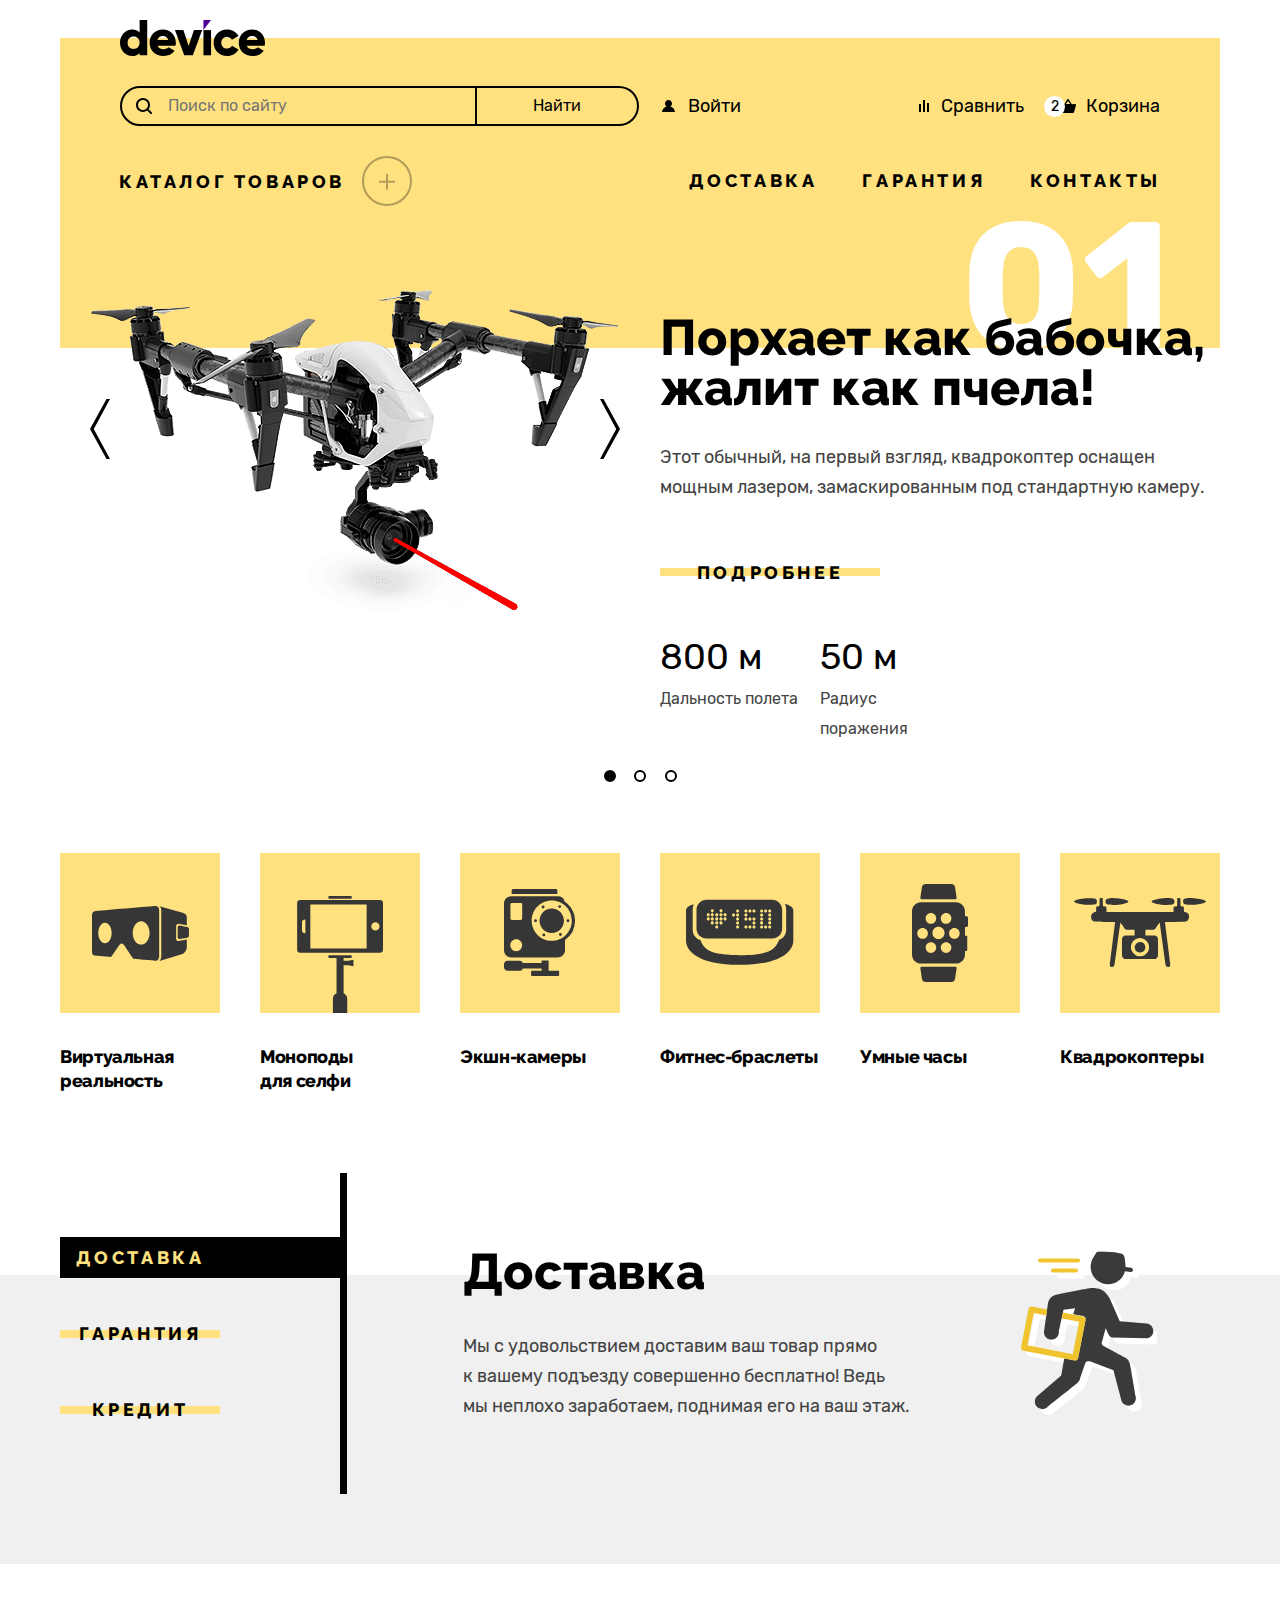
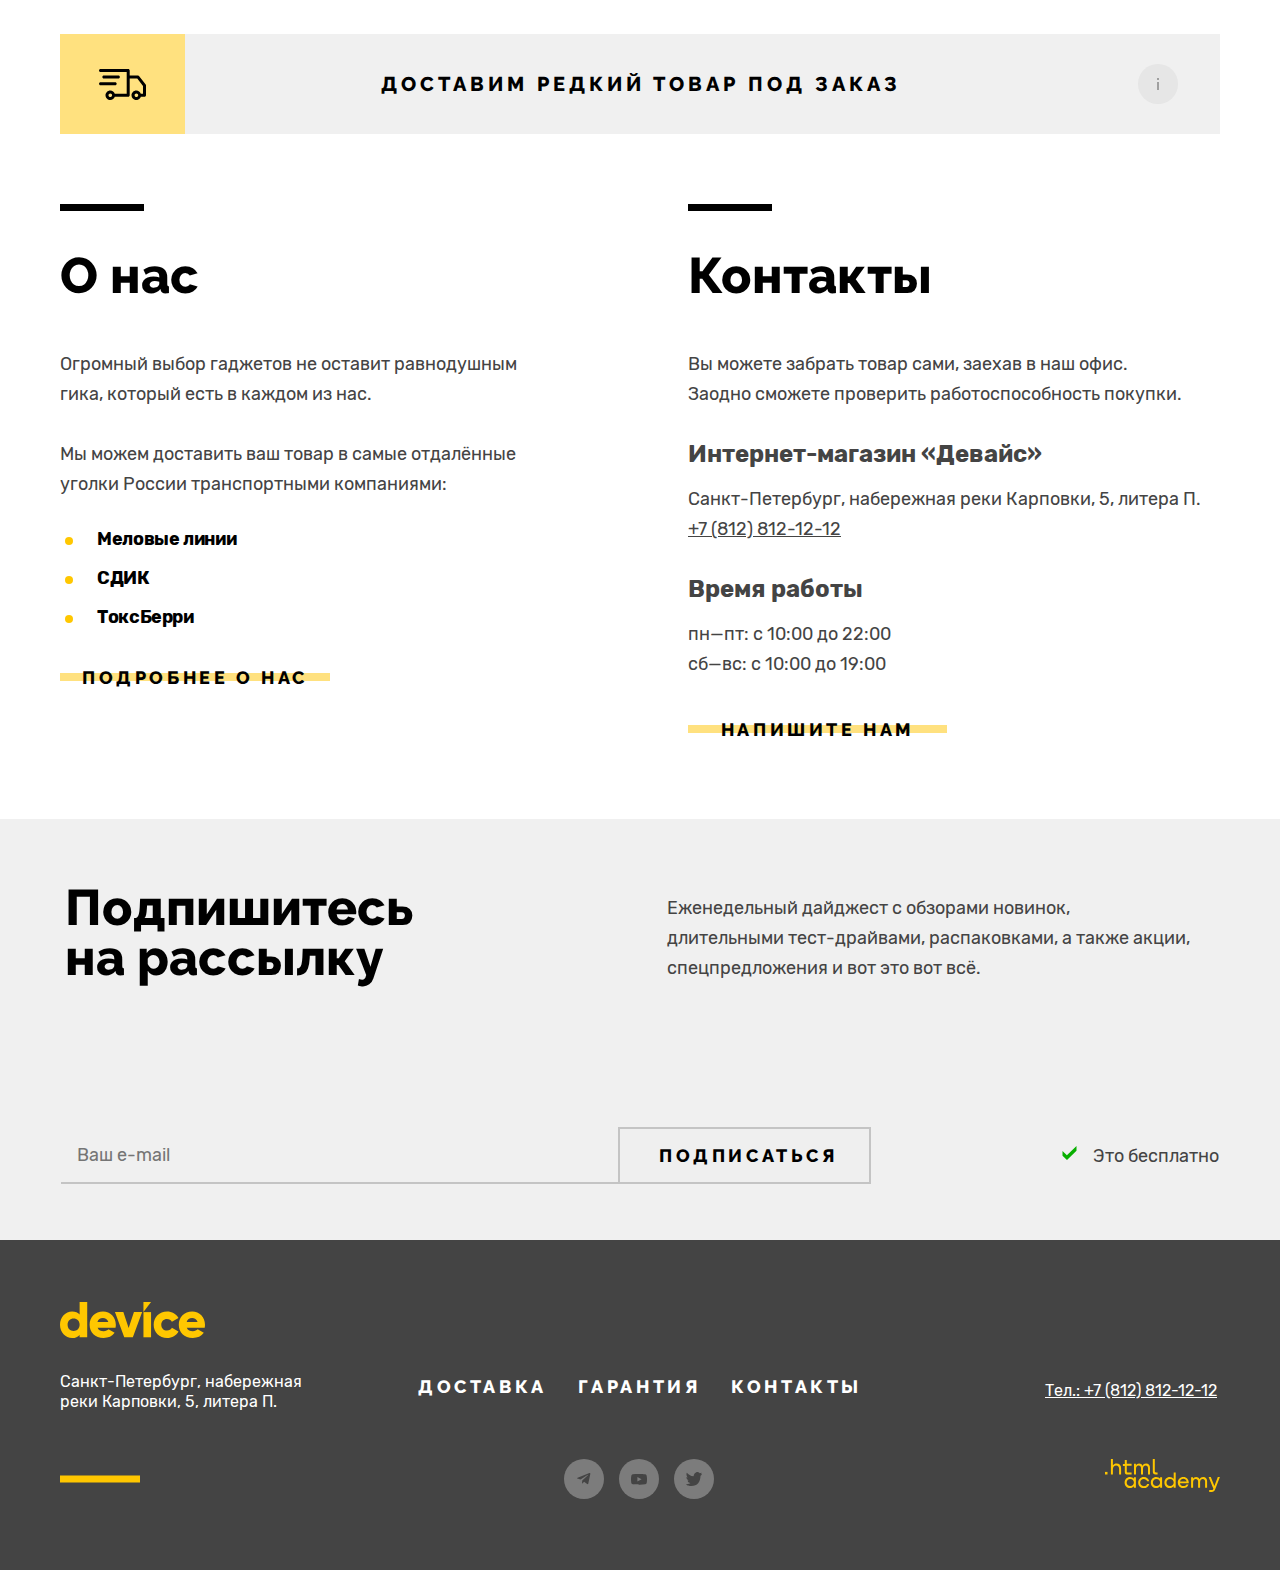
<file: index.html>
<!DOCTYPE html>
<html lang="ru">

<head>
  <meta charset="utf-8">
  <title>HTML Academy: Девайс</title>
  <link rel="stylesheet" href="styles/styles.css">
  <link rel="icon" href="images/favicon.png">
</head>

<body>
  <header class="main-header">
    <div class="header-container">
      <a class="navigation-logo" href="index.html">
        <img class="header-logo-image" src="images/logo-header.svg" width="145" height="36" alt="Логотип магазина Девайс.">
      </a>
      <div class="user-wrapper">
        <form class="user-form" action="https://echo.htmlacademy.ru/" method="post">
          <label class="visually-hidden" for="user-search">Поиск по сайту</label>
          <div class="input-wrapper">
            <input class="user-field" id="user-search" type="search" placeholder="Поиск по сайту">
          </div>
          <div class="form-button-wrapper">
            <button class="form-user-button" type="submit">Найти</button>
          </div>
        </form>
        <nav class="navigation-user">
          <a class="user-control navigation-user-enter" href="#">Войти</a>
          <a class="user-control control-compare" href="#">Сравнить</a>
          <div class="bag-container">
            <a class="user-control control-bag" href="#">
              <span>Корзина</span>
              <span class="background-element">2</span>
            </a>
            <div class="popover popover-cart popover-open">
              <div class="popover-content">
                <h2 class="visually-hidden">Корзина</h2>
                <div class="popover-product-list">
                  <ul class="popover-list">
                    <li class="popover-item">
                      <a class="product-wrapper" href="#">
                        <img class="item-image" src="images/popover-1.png" width="39" height="43" alt="Мобильный телефон на палке.">
                        <p class="item-text-popover">Любительская<br> селфи-палка</p>
                      </a>
                      <button class="delete-item" type="button">
                        <span class="visually-hidden">Удалить товар</span>
                      </button>
                    </li>
                    <li class="popover-item">
                      <a class="product-wrapper" href="#">
                        <img class="item-image" src="images/popover-2.png" width="39" height="43" alt="Селфи-палка черного цвета.">
                        <p class="item-text-popover">Профессиональная <br> селфи-палка</p>
                      </a>
                      <button class="delete-item" type="button">
                        <span class="visually-hidden">Удалить товар</span>
                      </button>
                    </li>
                  </ul>
                </div>
                <div class="total">
                  <p class="total-product">Товаров: 2</p>
                  <p class="total-price">Сумма: 2000 P</p>
                </div>
                <div class="popover-link">
                  <a class="popover-button" href="#">Открыть корзину</a>
                </div>
              </div>
            </div>
          </div>
        </nav>
      </div>
      <nav class="navigation-catalog">
        <ul class="navigation-list">
          <li class="navigation-item main-catalog">
            <a class="header-catalog" href="#">Каталог товаров</a>
            <ul class="catalog-list">
              <li class="catalog-item">
                <a class="catalog-link" href="#">Виртуальная реальность</a>
              </li>
              <li class="catalog-item">
                <a class="catalog-link" href="catalog.html">Фитнес-браслеты </a>
              </li>
              <li class="catalog-item">
                <a class="catalog-link" href="#">Квадрокоптеры </a>
              </li>
              <li class="catalog-item">
                <a class="catalog-link" href="#">Моноподы для селфи</a>
              </li>
              <li class="catalog-item">
                <a class="catalog-link" href="#">Умные часы</a>
              </li>
              <li class="catalog-item action">
                <a class="catalog-link" href="#">Экшн-камеры</a>
              </li>
            </ul>
          </li>
          <li class="navigation-item">
            <a class="navigation-link" href="#">Доставка</a>
          </li>
          <li class="navigation-item">
            <a class="navigation-link" href="#">Гарантия</a>
          </li>
          <li class="navigation-item">
            <a class="navigation-link" href="#">Контакты</a>
          </li>
        </ul>
      </nav>
    </div>
  </header>
  <main class="main-index main-container">
    <h1 class="visually-hidden">Магазин электронной техники Device</h1>
    <section class="promo">
      <h2 class="visually-hidden">Товары дня</h2>
      <div class="slider-container">
        <div class="promo-slider">
          <div class="image-button-wrapper">
            <div class="slide active">
              <img class="slider-image" src="images/slider/slider-1.png" width="560" height="560" alt="Квадрокоптер с мощным лазером.">
            </div>
            <div class="slide non-active">
              <img class="slider-image" src="images/slider/slider-2.png" width="560" height="560" alt="Фитнес-браслет.">
            </div>
            <div class="slide non-active">
              <img class="slider-image" src="images/slider/slider-3.png" width="560" height="560" alt="Фитнес-браслет.">
            </div>
            <div class="button-slider-wrapper">
              <button class="button-slider slider-prev" type="button">
                <span class="visually-hidden">Предыдущий товар</span>
              </button>
              <button class="button-slider slider-next" type="button">
                <span class="visually-hidden">Следующий товар</span>
              </button>
            </div>
          </div>
          <div class="promo-discribe">
            <div class="slide-text active">
              <span class="slide-number">01</span>
              <h3 class="promo-title">Порхает как бабочка, жалит как пчела!</h3>
              <p class="about-promo">Этот обычный, на первый взгляд, квадрокоптер оснащен мощным лазером, замаскированным под стандартную камеру.</p>
              <a class="details-link details-link-promo" href="#">Подробнее</a>
              <div class="advantages-slide-quadro">
                <p class="advantages-head">800 м</p>
                <p class="advantages-head">50 м</p>
                <p class="advantages-date">Дальность полета</p>
                <p class="advantages-date">Радиус поражения</p>
              </div>
            </div>
            <div class="slide-text non-active">
              <span class="slide-number">02</span>
              <h3 class="promo-title">Худеем правильно!</h3>
              <p class="about-promo">Мотивирующие фитнес-браслеты помогут найти в себе силы не пропускать занятия и соблюдать диету.</p>
              <a class="details-link details-link-promo" href="#">Подробнее</a>
              <div class="advantages-slide-fitness">
                <p class="advantages-head">48 чaсов</p>
                <p class="advantages-date">Без подзарядки</p>
              </div>
            </div>
            <div class="slide-text non-active">
              <span class="slide-number">03</span>
              <h3 class="promo-title">Делай селфи,<br> как Бен Стиллер!</h3>
              <p class="about-promo">Самая длинная палка для селфи доступна в нашем магазине. Восемь (Восемь, Карл!) метров длиной и весом всего 5 кг.</p>
              <a class="details-link details-link-promo" href="#">Подробнее</a>
              <div class="advantages-slide-selfie">
                <p class="advantages-head">8,5 м</p>
                <p class="advantages-head">5 кг</p>
                <p class="advantages-head">Карбон</p>
                <p class="advantages-date">Длина палки</p>
                <p class="advantages-date">Вес палки</p>
                <p class="advantages-date">Материал</p>
              </div>
            </div>
          </div>
        </div>
        <ol class="slider-pаgination">
          <li class="slider-pаgination-item">
            <div class="slider-button-focus">
              <button class="slider-pаgination-button slider-pаgination-button-current" type="button">
                <span class="visually-hidden">Слайд 1</span>
              </button>
            </div>
          </li>
          <li class="slider-pаgination-item">
            <div class="slider-button-focus">
              <button class="slider-pаgination-button" type="button">
                <span class="visually-hidden">Слайд 2</span>
              </button>
            </div>
          </li>
          <li class="slider-pаgination-item">
            <div class="slider-button-focus">
              <button class="slider-pаgination-button" type="button">
                <span class="visually-hidden">Слайд 3</span>
              </button>
            </div>
          </li>
        </ol>
      </div>
    </section>
    <section class="category">
      <h2 class="visually-hidden">Категории товаров</h2>
      <ul class="category-list">
        <li class="category-item">
          <a class="category-link" href="">
            <img class="category-image" src="images/category/virtual.svg" width="160" height="160" alt="Иконка очков виртуальной реальности.">
            <p class="category-describe">Виртуальная<br> реальность</p>
          </a>
        </li>
        <li class="category-item">
          <a class="category-link" href="catalog.html">
            <img class="category-image" src="images/category/monopod.svg" width="160" height="160" alt="Иконка мобильного телефона с селфи-палкой.">
            <p class="category-describe">Моноподы<br> для селфи</p>
          </a>
        </li>
        <li class="category-item">
          <a class="category-link" href="">
            <img class="category-image" src="images/category/camera.svg" width="160" height="160" alt="Иконка фотоаппарата.">
            <p class="category-describe">Экшн-камеры</p>
          </a>
        </li>
        <li class="category-item">
          <a class="category-link" href="#">
            <img class="category-image" src="images/category/fitnes.svg" width="160" height="160" alt="Иконка браслета, на экране которого нарисовано количество ударов сердца.">
            <p class="category-describe">Фитнес-браслеты</p>
          </a>
        </li>
        <li class="category-item">
          <a class="category-link" href="#">
            <img class="category-image" src="images/category/smart.svg" width="160" height="160" alt="Иконка электронных часов.">
            <p class="category-describe">Умные часы</p>
          </a>
        </li>
        <li class="category-item">
          <a class="category-link" href="">
            <img class="category-image" src="images/category/quadrocopter.svg" width="160" height="160" alt="Иконка квадрокоптера с видеокамерой.">
            <p class="category-describe">Квадрокоптеры</p>
          </a>
        </li>
      </ul>
    </section>
    <section class="service">
      <h2 class="visually-hidden">Наш сервис услуг</h2>
      <div class="service-container">
        <ul class="service-list">
          <li class="service-item-active">
            <button class="service-button service-button-active" type="button">Доставка</button>
          </li>
          <li class="service-item">
            <button class="service-button" type="button">Гарантия</button>
          </li>
          <li class="service-item">
            <button class="service-button" type="button">Кредит</button>
          </li>
        </ul>
        <div class="service-describe-wrapper">
          <ul class="service-describe-list">
            <li class="describe-item active item-delivery">
              <h3 class="item-title">Доставка</h3>
              <p class="item-text">Мы с удовольствием доставим ваш товар прямо<br> к вашему подъезду совершенно бесплатно! Ведь<br> мы неплохо заработаем, поднимая его на ваш этаж.</p>
            </li>
            <li class="describe-item non-active item-garant">
              <h3 class="item-title">Гарантия</h3>
              <p class="item-text">Если из-за возгорания купленного у нас товара у вас сгорит дом — не переживайте, мы выдадим вам новый. Товар, не дом, конечно же.</p>
            </li>
            <li class="describe-item non-active item-credit">
              <h3 class="item-title">Кредит</h3>
              <p class="item-text">Залезть в долговую яму стало проще! Кредитные консультанты подберут для вас наиболее выгодные условия кредита. Выгодные для банка, разумеется.</p>
            </li>
          </ul>
        </div>
      </div>
    </section>
    <div class="special-block">
      <a class="special-link" href="#">
        <p class="special-order">Доставим редкий товар под заказ</p>
        <div class="info-button">
          <span class="visually-hidden">Условия доставки редкого товара</span>
          <svg class="info-icon" width="2" height="12" viewBox="0 0 2 12" fill="none"
            xmlns="http://www.w3.org/2000/svg">
            <g clip-path="url(#clip0_11468_3002)">
              <path d="M2 0H0V2H2V0Z" fill="black" />
              <path d="M2 4H0V12H2V4Z" fill="black" />
            </g>
            <defs>
              <clipPath id="clip0_11468_3002">
                <rect width="2" height="12" fill="white" />
              </clipPath>
            </defs>
          </svg>
        </div>
      </a>
    </div>
    <section class="about">
      <div class="about-container">
        <div class="about-company">
          <h2 class="visually-hidden">О компании</h2>
          <h3 class="section-title">О нас</h3>
          <p class="about-describe">Огромный выбор гаджетов не оставит равнодушным<br> гика, который есть в каждом из нас.</p>
          <p class="about-describe">Мы можем доставить ваш товар в самые отдалённые<br> уголки России транспортными компаниями:</p>
          <ul class="about-list">
            <li class="about-item">Меловые линии</li>
            <li class="about-item">СДИК</li>
            <li class="about-item">ТоксБерри</li>
          </ul>
          <a class="details-link details-link-about" href="#">Подробнее о нас</a>
        </div>
        <div class="about-contact">
          <h3 class="section-title">Контакты</h3>
          <p class="about-describe">Вы можете забрать товар сами, заехав в наш офис.<br> Заодно сможете проверить работоспособность покупки. </p>
          <h4 class="contact-title">Интернет-магазин «Девайс»</h4>
          <address class="contacts-address">Санкт-Петербург, набережная реки Карповки, 5, литера П.</address>
          <a class="contact-phone" href="tel:+78128121212">+7 (812) 812-12-12</a>
          <h4 class="contact-title">Время работы</h4>
          <ul class="schedule-list">
            <li class="contacts-schedule-item">пн—пт: с 10:00 до 22:00</li>
            <li class="contacts-schedule-item">сб—вс: с 10:00 до 19:00</li>
          </ul>
          <a class="details-link details-link-letter" href="#">Напишите нам</a>
        </div>
      </div>
    </section>
    <section class="subscribe">
      <div class="subscribe-total-wrapper">
        <div class="subscribe-container">
          <h2 class="visually-hidden">Подписка</h2>
          <h3 class="section-title">Подпишитесь<br> на рассылку</h3>
          <p class="subscribe-content">Еженедельный дайджест с обзорами новинок,<br> длительными тест-драйвами, распаковками, а также акции,<br> спецпредложения и вот это вот всё.</p>
        </div>
        <div class="subscribe-form-wrapper">
          <form class="subscribe-form" action="https://echo.htmlacademy.ru/" method="post">
            <label class="visually-hidden" for="subscribe-email">Email</label>
            <input class="subscribe-field" type="text" name="appointment-date" placeholder="Ваш e-mail"
              id="subscribe-email" required>
            <button class="button subscribe-button" type="submit">Подписаться</button>
          </form>
          <span class="subscribe-free">Это бесплатно</span>
        </div>
      </div>
    </section>
  </main>
  <footer class="main-footer">
    <div class="footer-container">
      <a class="footer-logo" href="#">
        <img class="footer-logo-image" src="images/logo-footer.svg" width="145" height="36" alt="Логотип магазина Девайс.">
      </a>
      <div class="footer-contact-wrapper">
        <address class="footer-contacts">
          <p class="footer-contacts-address">Санкт-Петербург, набережная<br> реки Карповки, 5, литера П.</p>
        </address>
        <ul class="footer-list">
          <li class="footer-item">
            <a class="footer-link" href="#">Доставка</a>
          </li>
          <li class="footer-item">
            <a class="footer-link" href="#">Гарантия</a>
          </li>
          <li class="footer-item">
            <a class="footer-link" href="#">Контакты</a>
          </li>
        </ul>
        <a class="footer-contact-phone" href="tel:+78128121212">Тел.: +7 (812) 812-12-12</a>
      </div>
      <div class="social-developer-wrapper">
        <ul class="footer-social-list">
          <li class="footer-social-item">
            <a class="social-item-link" href="https://t.me/htmlacademy">
              <span class="visually-hidden">Иконка Телеграма</span>
              <svg class="social-icon" width="14" height="12" viewBox="0 0 14 12" fill="none"
                xmlns="http://www.w3.org/2000/svg">
                <g clip-path="url(#clip0_38602_808)">
                  <path
                    d="M12.4431 0.0735832L0.623071 4.63158C-0.183596 4.95558 -0.178929 5.40558 0.475071 5.60625L3.50974 6.55292L10.5311 2.12292C10.8631 1.92092 11.1664 2.02958 10.9171 2.25092L5.2284 7.38492H5.22707L5.2284 7.38558L5.01907 10.5136C5.32574 10.5136 5.46107 10.3729 5.63307 10.2069L7.10707 8.77358L10.1731 11.0382C10.7384 11.3496 11.1444 11.1896 11.2851 10.5149L13.2977 1.02958C13.5037 0.203583 12.9824 -0.170417 12.4431 0.0735832Z"
                    fill="#444444" />
                </g>
                <defs>
                  <clipPath id="clip0_38602_808">
                    <rect width="14" height="12" fill="white" />
                  </clipPath>
                </defs>
              </svg>
            </a>
          </li>
          <li class="footer-social-item">
            <a class="social-item-link" href="https://www.youtube.com/user/htmlacademyru">
              <span class="visually-hidden">Иконка Ютуба</span>
              <svg class="social-icon" width="16" height="11" viewBox="0 0 16 11" fill="none"
                xmlns="http://www.w3.org/2000/svg">
                <g clip-path="url(#clip0_38602_813)">
                  <path
                    d="M15.6671 1.67464C15.5765 1.35146 15.4 1.05887 15.1564 0.827973C14.9059 0.589975 14.5989 0.41973 14.2644 0.333306C13.0124 0.00330585 7.99641 0.00330593 7.99641 0.00330593C5.9053 -0.0204856 3.8147 0.0841556 1.73641 0.316639C1.40187 0.409448 1.09545 0.583497 0.844411 0.823306C0.597745 1.06064 0.419078 1.35331 0.325745 1.67397C0.10154 2.8818 -0.00739387 4.1082 0.000411455 5.33664C-0.00758854 6.56397 0.101078 7.78997 0.325745 8.99931C0.417078 9.31864 0.595078 9.60997 0.842411 9.84531C1.08974 10.0806 1.39774 10.2506 1.73641 10.3406C3.00508 10.67 7.99641 10.67 7.99641 10.67C10.0902 10.6938 12.1835 10.5892 14.2644 10.3566C14.5989 10.2702 14.9059 10.1 15.1564 9.86197C15.3999 9.63112 15.5762 9.33849 15.6664 9.01531C15.8965 7.80794 16.0083 6.58103 16.0004 5.35197C16.0177 4.11771 15.906 2.88502 15.6671 1.67397V1.67464ZM6.40174 7.61931V3.05464L10.5751 5.33731L6.40174 7.61931Z"
                    fill="#444444" />
                </g>
                <defs>
                  <clipPath id="clip0_38602_813">
                    <rect width="16" height="11" fill="white" />
                  </clipPath>
                </defs>
              </svg>
            </a>
          </li>
          <li class="footer-social-item">
            <a class="social-item-link" href="#">
              <span class="visually-hidden">Иконка Твиттера</span>
              <svg class="social-icon" width="16" height="14" viewBox="0 0 16 14" fill="none"
                xmlns="http://www.w3.org/2000/svg">
                <g clip-path="url(#clip0_11534_7043)">
                  <g clip-path="url(#clip1_11534_7043)">
                    <path
                      d="M10.3467 0.154515C11.9467 -0.34346 13.12 0.4533 13.76 1.25006C14.2933 1.05087 14.9333 0.85168 15.5733 0.65249C15.5733 1.44925 15.04 2.04682 14.72 2.24601C15.4667 2.4452 16 1.84763 16 1.84763C15.8933 2.74398 15.04 3.54074 14.5067 3.73993C14.2933 10.0144 11.52 14.0978 5.01333 13.9982C4.48 13.9982 5.12 13.9982 4.58667 13.9982C4.26667 13.9982 0.64 13.5998 0 12.2055C2.13333 12.4047 3.62667 11.8071 4.37333 11.11C3.52 10.8112 1.81333 10.7116 1.6 8.3213C1.92 8.52049 2.13333 8.62009 2.77333 8.52049C1.6 7.72373 0.32 7.02657 0.426667 5.03467C0.746667 5.33345 1.38667 5.53264 1.70667 5.43305C1.06667 5.23386 -0.213333 2.3456 0.853333 0.85168C2.56 2.54479 4.37333 4.23791 7.57333 4.3375C7.78667 2.24601 8.64 0.85168 10.3467 0.154515Z"
                      fill="#444444" />
                  </g>
                </g>
                <defs>
                  <clipPath id="clip0_11534_7043">
                    <rect width="16" height="14" fill="white" transform="matrix(-1 0 0 -1 16 14)" />
                  </clipPath>
                  <clipPath id="clip1_11534_7043">
                    <rect width="16" height="14" fill="white" />
                  </clipPath>
                </defs>
              </svg>
            </a>
          </li>
        </ul>
        <a class="developer-link" aria-hidden="true" href="https://htmlacademy.ru">
          <svg class="developer-logo" width="115" height="33" viewBox="0 0 115 33" fill="none"
            xmlns="http://www.w3.org/2000/svg">
            <path d="M0 12.9V15.5H2.5V12.9H0Z" fill="#FFC700" />
            <path
              d="M11.6 4.5C10 4.5 8.8 5.2 8 6.2H7.9V0H5.9V15.5H7.9V10.2C7.9 8.1 9.2 6.6 11.2 6.6C13 6.6 14.1 8 14.1 9.8V15.5H16.1V9.4C16.2 6.4 14.3 4.5 11.6 4.5Z"
              fill="#FFC700" />
            <path
              d="M26.6 4.8H21.8V1.1H19.8V4.9H17.9V6.9H19.8V12.9C19.8 14.6 20.8 15.6 22.5 15.6H26.6V13.6H22.9C22.2 13.6 21.8 13.2 21.8 12.5V6.8H26.6V4.8Z"
              fill="#FFC700" />
            <path
              d="M41.1 4.6C39.5 4.6 38.2 5.4 37.6 6.7H37.5C36.9 5.5 35.7 4.6 34.1 4.6C32.7 4.6 31.6 5.4 31 6.4H30.9V4.8H29V15.4H31V10C31 8 32 6.5 33.6 6.5C35.1 6.5 36 7.5 36 9.1V15.4H38V9.8C38 7.4 39.4 6.5 40.6 6.5C42.1 6.5 43 7.5 43 9.1V15.4H45V8.9C45.1 6.4 43.6 4.6 41.1 4.6Z"
              fill="#FFC700" />
            <path d="M47.8 12.7C47.8 14.4 48.8 15.4 50.6 15.4H52.6V13.4H50.9C50.2 13.4 49.8 13 49.8 12.3V0H47.8V12.7Z"
              fill="#FFC700" />
            <path
              d="M28.9 19.7C28 18.6 26.7 17.9 25 17.9C21.9 17.9 19.6 20.2 19.6 23.5C19.6 26.8 21.9 29.1 25 29.1C26.8 29.1 28 28.3 28.8 27.2H28.9V28.8H30.9V18.2H28.9V19.7ZM25.3 27.1C23.1 27.1 21.7 25.5 21.7 23.5C21.7 21.5 23.1 19.9 25.3 19.9C27.5 19.9 28.9 21.5 28.9 23.5C28.9 25.4 27.5 27.1 25.3 27.1Z"
              fill="#FFC700" />
            <path
              d="M44.2 22C43.7 19.6 41.6 17.9 38.8 17.9C35.4 17.9 33.2 20.4 33.2 23.5C33.2 26.6 35.4 29.1 38.8 29.1C41.6 29.1 43.7 27.3 44.2 24.9H42.1C41.7 26.2 40.4 27.2 38.8 27.2C36.6 27.2 35.2 25.6 35.2 23.6C35.2 21.6 36.6 20 38.8 20C40.4 20 41.6 21 42.1 22.2H44.2V22Z"
              fill="#FFC700" />
            <path
              d="M55.1 19.7C54.2 18.6 52.9 17.9 51.2 17.9C48.1 17.9 45.8 20.2 45.8 23.5C45.8 26.8 48.1 29.1 51.2 29.1C53 29.1 54.2 28.3 55 27.2H55.1V28.8H57.1V18.2H55.1V19.7ZM51.5 27.1C49.3 27.1 47.9 25.5 47.9 23.5C47.9 21.5 49.3 19.9 51.5 19.9C53.7 19.9 55.1 21.5 55.1 23.5C55.1 25.4 53.6 27.1 51.5 27.1Z"
              fill="#FFC700" />
            <path
              d="M68.7 19.8C67.8 18.7 66.5 17.9 64.8 17.9C61.7 17.9 59.4 20.2 59.4 23.5C59.4 26.8 61.6 29.1 64.8 29.1C66.5 29.1 67.8 28.3 68.6 27.3H68.7V28.8H70.7V13.4H68.7V19.8ZM65.1 27.1C62.9 27.1 61.5 25.5 61.5 23.5C61.5 21.5 62.9 19.9 65.1 19.9C67.3 19.9 68.7 21.5 68.7 23.5C68.6 25.5 67.2 27.1 65.1 27.1Z"
              fill="#FFC700" />
            <path
              d="M78.3 17.9C75 17.9 72.8 20.4 72.8 23.5C72.8 26.5 74.9 29.1 78.3 29.1C80.8 29.1 82.8 27.8 83.5 25.5H81.4C80.9 26.5 79.8 27.1 78.4 27.1C76.5 27.1 75.1 25.8 75 24.2H83.8C84 20.6 81.8 17.9 78.3 17.9ZM78.3 19.8C80 19.8 81.3 20.8 81.6 22.4H75.1C75.4 20.9 76.6 19.8 78.3 19.8Z"
              fill="#FFC700" />
            <path
              d="M98.2 17.9C96.6 17.9 95.3 18.7 94.6 19.9H94.5C93.9 18.7 92.7 17.9 91.1 17.9C89.7 17.9 88.6 18.6 88 19.7V18.2H86.1V28.8H88.1V23.4C88.1 21.4 89.1 20 90.7 19.9C92.2 19.9 93.1 20.9 93.1 22.5V28.8H95.1V23.2C95.1 20.8 96.5 19.9 97.7 19.9C99.2 19.9 100.1 20.9 100.1 22.5V28.8H102.1V22.3C102.2 19.7 100.7 17.9 98.2 17.9Z"
              fill="#FFC700" />
            <path
              d="M109.4 27L105.8 18.1H103.6L108.4 29.7C108.1 30.6 107.7 30.9 106.7 30.9H104.2V32.9H106.7C108.5 32.9 109.5 32.1 110.2 30.3L114.9 18.1H112.8L109.4 27Z"
              fill="#FFC700" />
          </svg>
          <span class="visually-hidden">Логотип HTML-academy</span>
        </a>
      </div>
    </div>
  </footer>
  <div class="modal-container">
    <div class="modal-block">
      <section class="modal-content">
        <div class="modal-title-wrapper">
          <h2 class="modal-title">Доставка под заказ</h2>
          <button class="close-modal-button" type="button">
            <span class="visually-hidden">Закрыть окно</span>
          </button>
        </div>
        <div class="about-user">
          <p class="field-user field-name">
            <label class="form-label" for="modal-user-name">Ваше имя:</label>
            <input class="modal-field modal-field-name" type="text" id="modal-user-name" name="order-name"
              placeholder="Введите имя">
          </p>
          <p class="field-user field-mail">
            <label class="form-label" for="modal-user-mail">Ваш e-mail:</label>
            <input class="modal-field modal-field-email" type="email" id="modal-user-mail" name="modal-user-mail"
              value="почта" placeholder="Введите почту">
            <span class="modal-comment">Забавный у вас адрес</span>
          </p>
        </div>
        <div class="about-order">
          <p class="field-user field-order">
            <label class="form-label" for="order-name">Что нужно привезти:</label>
            <input class="modal-field modal-field-order" type="text" id="order-name" name="order-name"
              placeholder="В свободной форме">
          </p>
          <div class="field-user field-amount">
            <div class="label-wrapper">
              <label class="form-label" for="order-amount">Количество:</label>
              <button class="tooltip-button" aria-labelledby="tooltip-label-date">
                <svg class="tooltip-icon" width="4" height="12" viewBox="0 0 4 12" fill="none"
                  xmlns="http://www.w3.org/2000/svg">
                  <path d="M3 0H1V2H3V0Z" fill="black" />
                  <path d="M3 4H1V12H3V4Z" fill="black" />
                </svg>
              </button>
              <span class="tooltip-text" role="tooltip" id="tooltip-label-date">Постараемся найти, сколько нужно. Привезём сколько получится по требованиям<br> к провозу багажа.</span>
            </div>
            <div class="modal-button-wrapper">
              <button class="modal-button button-less" type="button">
                <span class="visually-hidden">Уменьшить количество</span>
              </button>
              <input class="modal-field modal-field-amount" type="number" id="order-amount" name="order-amount"
                value="1" placeholder="0" min="0" max="10">
              <button class="modal-button button-more" type="button">
                <span class="visually-hidden">Увеличить количество</span>
              </button>
            </div>
          </div>
        </div>
        <button class="modal-form-button" type="submit">Отправить</button>
      </section>
    </div>
  </div>
</body>

</html>
</file>
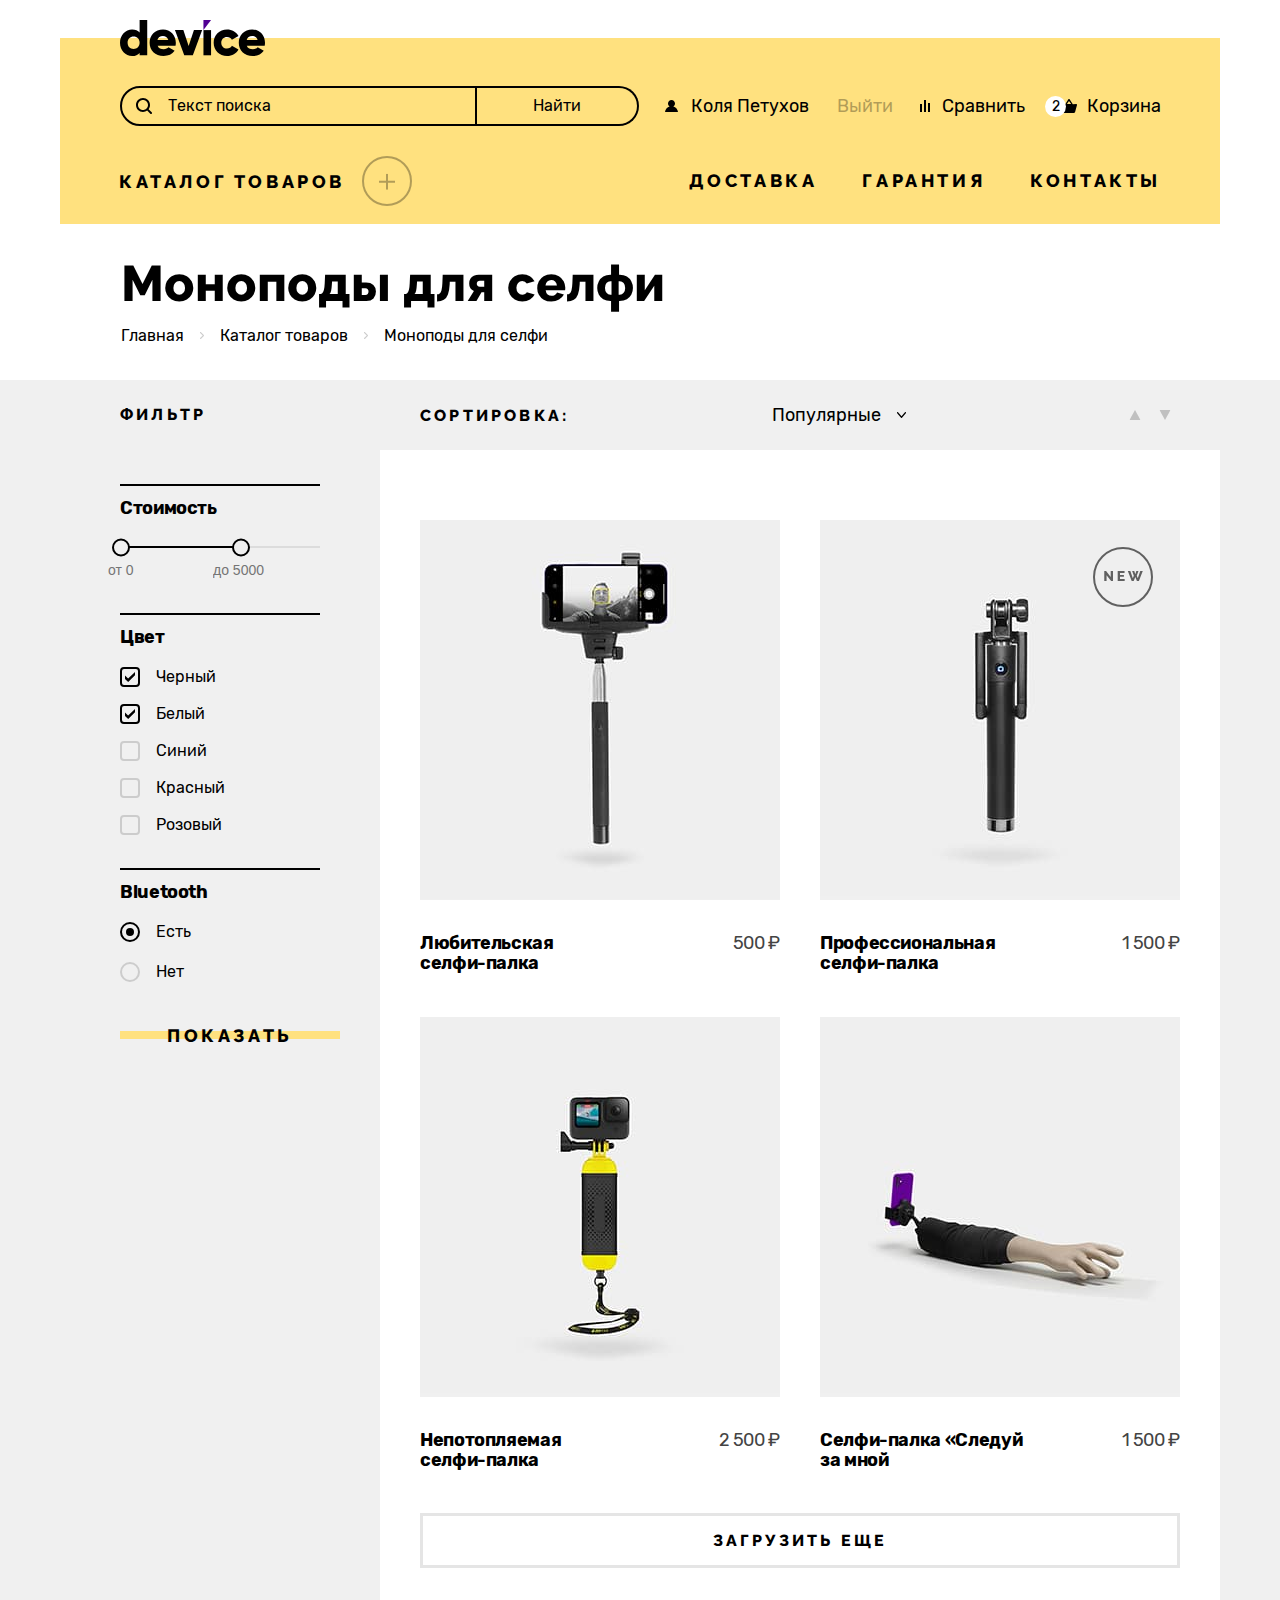
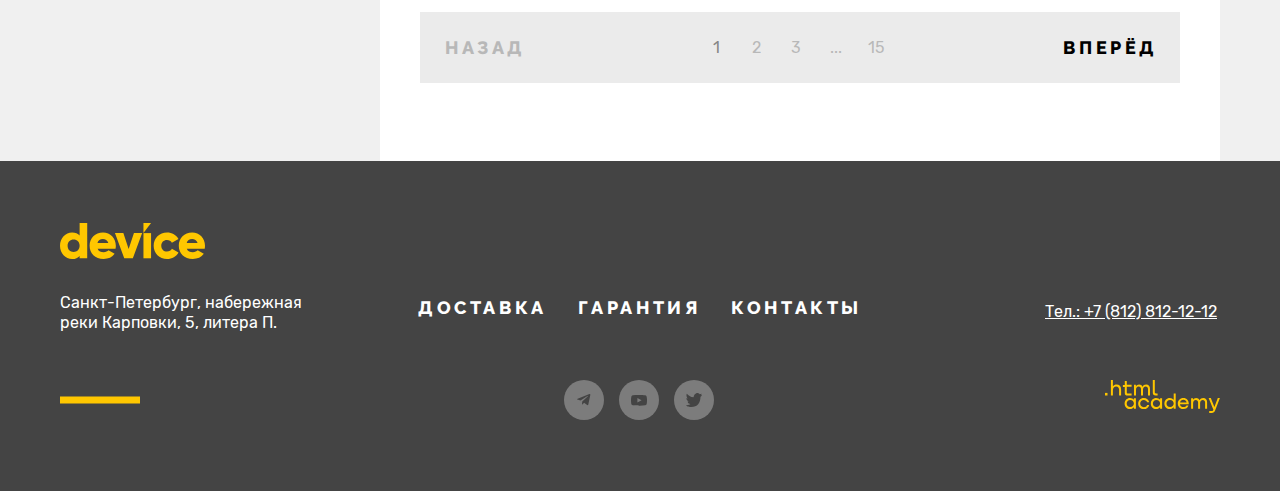
<file: catalog.html>
<!DOCTYPE html>
<html lang="ru">

<head>
  <meta charset="utf-8">
  <title>HTML Academy: Девайс</title>
  <link rel="stylesheet" href="styles/styles.css">
  <link rel="icon" type="image/png" sizes="32x32" href="images/favicon.png">
</head>

<body>
  <header class="main-header">
    <div class="header-container">
      <a class="navigation-logo" href="index.html">
        <img class="header-logo-image" src="images/logo-header.svg" width="145" height="36" alt="Логотип магазина Девайс.">
      </a>
      <div class="user-wrapper">
        <form class="user-form-catalog" action="https://echo.htmlacademy.ru/" method="post">
          <label class="visually-hidden" for="user-search">Текст поиска</label>
          <div class="input-wrapper">
            <input class="user-field" id="user-search" type="search" value="Текст поиска">
          </div>
          <div class="form-button-wrapper">
            <button class="form-user-button" type="submit">Найти</button>
          </div>
        </form>
        <nav class="navigation-user-catalog">
          <div class="for-user">
            <a class="user-control navigation-user-name" href="#">Коля Петухов</a>
            <a class="user-control navigation-user-exit" href="#">Выйти</a>
          </div>
          <div class="user-choose">
            <a class="user-control control-compare" href="#">Сравнить</a>
            <div class="bag-container">
              <a class="user-control control-bag" href="#">
                <span>Корзина</span>
                <span class="background-element">2</span>
              </a>
              <div class="popover popover-cart popover-open">
                <div class="popover-content">
                  <h2 class="visually-hidden">Корзина</h2>
                  <div class="popover-product-list">
                    <ul class="popover-list">
                      <li class="popover-item">
                        <a class="product-wrapper" href="#">
                          <img class="item-image" src="images/popover-1.png" width="39" height="43" alt="Мобильный телефон на палке.">
                          <p class="item-text-popover">Любительская<br> селфи-палка</p>
                        </a>
                        <button class="delete-item" type="button">
                          <span class="visually-hidden">Удалить товар</span>
                        </button>
                      </li>
                      <li class="popover-item">
                        <a class="product-wrapper" href="#">
                          <img class="item-image" src="images/popover-2.png" width="39" height="43" alt="Селфи-палка черного цвета.">
                          <p class="item-text-popover">Профессиональная <br>селфи-палка</p>
                        </a>
                        <button class="delete-item" type="button">
                          <span class="visually-hidden">Удалить товар</span>
                        </button>
                      </li>
                    </ul>
                  </div>
                  <div class="total">
                    <p class="total-product">Товаров: 2</p>
                    <p class="total-price">Сумма: 2000 P</p>
                  </div>
                  <div class="popover-link">
                    <a class="popover-button" href="#">Открыть корзину</a>
                  </div>
                </div>
              </div>
            </div>
          </div>
        </nav>
      </div>
      <nav class="navigation-catalog">
        <ul class="navigation-list">
          <li class="navigation-item main-catalog">
            <a class="header-catalog">Каталог товаров</a>
            <ul class="catalog-list">
              <li class="catalog-item">
                <a class="catalog-link" href="#">Виртуальная реальность</a>
              </li>
              <li class="catalog-item">
                <a class="catalog-link" href="catalog.html">Фитнес-браслеты </a>
              </li>
              <li class="catalog-item">
                <a class="catalog-link" href="#">Квадрокоптеры </a>
              </li>
              <li class="catalog-item">
                <a class="catalog-link" href="#">Моноподы для селфи</a>
              </li>
              <li class="catalog-item">
                <a class="catalog-link" href="#">Умные часы</a>
              </li>
              <li class="catalog-item action">
                <a class="catalog-link" href="#">Экшн-камеры</a>
              </li>
            </ul>
          </li>
          <li class="navigation-item">
            <a class="navigation-link" href="#">Доставка</a>
          </li>
          <li class="navigation-item">
            <a class="navigation-link" href="#">Гарантия</a>
          </li>
          <li class="navigation-item">
            <a class="navigation-link" href="#">Контакты</a>
          </li>
        </ul>
      </nav>
    </div>
  </header>
  <main class="main-inner main-container">
    <header class="inner-header">
      <h1 class="header--inner-title">Моноподы для селфи</h1>
      <ul class="breadcrumbs-list">
        <li class="breadcrumbs-item"><a class="breadcrumbs-link" href="index.html">Главная</a></li>
        <li class="breadcrumbs-item"><a class="breadcrumbs-link" href="">Каталог товаров</a></li>
        <li class="breadcrumbs-item"><a class="breadcrumbs-link breadcrumbs-link-active">Моноподы для селфи</a></li>
      </ul>
    </header>
    <section class="catalog-monopod">
      <div class="catalog-filter">
        <div class="left-column">
          <h2 class="visually-hidden">Каталог моноподов</h2>
          <h3 class="filter-title filter-catalog">Фильтр</h3>
          <form class="filter-monopod" action="https://echo.htmlacademy.ru/" method="get">
            <fieldset class="catalog-filter-group">
              <legend class="catalog-filter-title">Стоимость</legend>
              <div class="range">
                <div class="range-scale">
                  <div class="range-bar">
                    <div class="button-min-wrapper">
                      <button type="button" class="range-toggle toggle-min">
                        <span class="visually-hidden">Изменить минимальную цену.</span>
                      </button>
                    </div>
                    <div class="button-max-wrapper">
                      <button type="button" class="range-toggle toggle-max">
                        <span class="visually-hidden">Изменить максимальную цену.</span>
                      </button>
                    </div>
                  </div>
                </div>
              </div>
              <div class="price-wrapper">
                <input class="form-price min-price" placeholder="от 0">
                <input class="form-price max-price" placeholder="до 5000">
              </div>
            </fieldset>
            <fieldset class="catalog-filter-group filter-group-color">
              <legend class="catalog-filter-title title-filter">Цвет</legend>
              <ul class="catalog-filter-list">
                <li class="catalog-filter-item">
                  <label class="control">
                    <input class="control-input" type="checkbox" name="black" checked>
                    <span class="control-label">Черный</span>
                  </label>
                </li>
                <li class="catalog-filter-item">
                  <label class="control">
                    <input class="control-input" type="checkbox" name="white" checked>

                    <span class="control-label">Белый</span>
                  </label>
                </li>
                <li class="catalog-filter-item">
                  <label class="control">
                    <input class="control-input" type="checkbox" name="blue">
                    <span class="control-label">Синий</span>
                  </label>
                </li>
                <li class="catalog-filter-item">
                  <label class="control">
                    <input class="control-input" type="checkbox" name="red">
                    <span class="control-label">Красный</span>
                  </label>
                </li>
                <li class="catalog-filter-item">
                  <label class="control">
                    <input class="control-input" type="checkbox" name="pink">
                    <span class="control-label">Розовый</span>
                  </label>
                </li>
              </ul>
            </fieldset>
            <fieldset class="catalog-filter-group filter-group-bluetooth">
              <legend class="catalog-filter-title title-filter">Bluetooth</legend>
              <ul class="catalog-filter-list">
                <li class="catalog-filter-item filter-item-price">
                  <label class="control control-radio">
                    <input class="control-input" type="radio" name="bluetooth" value="yes" checked>
                    <span class="control-label">Есть</span>
                  </label>
                </li>
                <li class="catalog-filter-item">
                  <label class="control control-radio">
                    <input class="control-input" type="radio" name="bluetooth" value="no">
                    <span class="control-label">Нет</span>
                  </label>
                </li>
              </ul>
            </fieldset>
            <button class="details-link filter-link" type="submit">Показать</button>
          </form>
        </div>
        <div class="right-column">
          <div class="select-wrapper">
            <h3 class="filter-title select-filter">Сортировка:</h3>
            <div class="select-sorting-type">
              <select class="select-control" aria-label="Сортировка">
                <option value="popular">Популярные</option>
                <option value="cheap">Дешевые</option>
                <option value="expensive">Дорогие</option>
              </select>
            </div>
            <div class="button-view-wrapper">
              <a class="button-view-link button-top" href="#">
                <span class="visually-hidden">Начать с более популярных</span>
                <svg class="button-view-icon" width="30" height="30" viewBox="0 0 30 30" fill="none"
                  xmlns="http://www.w3.org/2000/svg">
                  <g opacity="0.2" clip-path="url(#clip0_38602_677)">
                    <path d="M15 10L20.5 20H9.5" fill="black" />
                  </g>
                  <defs>
                    <clipPath id="clip0_38602_677">
                      <rect width="11" height="10" fill="white" transform="translate(9.5 10)" />
                    </clipPath>
                  </defs>
                </svg>
              </a>
              <a class="button-view-link button-bottom" href="#">
                <span class="visually-hidden">Начать с менее популярных</span>
                <svg class="button-view-icon" width="30" height="30" viewBox="0 0 30 30" fill="none"
                  xmlns="http://www.w3.org/2000/svg">
                  <g opacity="0.2" clip-path="url(#clip0_38919_680)">
                    <path d="M15 20L9.5 10L20.5 10" fill="black" />
                  </g>
                  <defs>
                    <clipPath id="clip0_38919_680">
                      <rect width="11" height="10" fill="white" transform="translate(20.5 20) rotate(180)" />
                    </clipPath>
                  </defs>
                </svg>
              </a>
            </div>
          </div>
          <div class="cards-wrapper">
            <ul class="product-list">
              <li class="product-card-item">
                <a class="product-card-link" href="#">
                  <img class="product-card-image" src="images/product-cards/product-1.jpg" width="360" height="380" alt="Селфи-палка, соединенная с мобильным телефоном.">
                  <span class="product-card-button">Подробнее</span>
                  <div class="name-wrapper">
                    <p class="product-card-describe">Любительская<br> селфи-палка</p>
                    <p class="product-card-price">500 <span>&#8381;</span></p>
                  </div>
                </a>
              </li>
              <li class="product-card-item card-item-new">
                <a class="product-card-link" href="#">
                  <img class="product-card-image" src="images/product-cards/product-2.jpg" width="360" height="380"
                    alt="Селфи-палка с черной массивной ручкой.">
                  <span class="product-card-button">Подробнее</span>
                  <div class="name-wrapper">
                    <p class="product-card-describe">Профессиональная селфи-палка</p>
                    <p class="product-card-price">1 500 <span>&#8381;</span></p>
                  </div>
                </a>
              </li>
              <li class="product-card-item">
                <a class="product-card-link" href="#">
                  <img class="product-card-image" src="images/product-cards/product-3.jpg" width="360" height="380" alt="Селфи-палка, соединенная с экшн-камерой.">
                  <span class="product-card-button">Подробнее</span>
                  <div class="name-wrapper">
                    <p class="product-card-describe">Непотопляемая<br> селфи-палка</p>
                    <p class="product-card-price">2 500 <span>&#8381;</span></p>
                  </div>
                </a>
              </li>
              <li class="product-card-item">
                <a class="product-card-link" href="#">
                  <img class="product-card-image" src="images/product-cards/product-4.jpg" width="360" height="380" alt="Селфи-палка в виде руки.">
                  <span class="product-card-button">Подробнее</span>
                  <div class="name-wrapper">
                    <p class="product-card-describe">Селфи-палка «Следуй <br> за мной</p>
                    <p class="product-card-price">1 500 <span>&#8381;</span></p>
                  </div>
                </a>
              </li>
            </ul>
            <button class="view-more" type="button">Загрузить еще</button>
            <div class="pagination-wrapper">
              <a class="pagination-link pagination-prev pagination-desabled" href="#">Назад</a>
              <ul class="pagination">
                <li class="pagination-item">
                  <a class="pagination-link pagination-current" href="#">1</a>
                </li>
                <li class="pagination-item">
                  <a class="pagination-link" href="#">2</a>
                </li>
                <li class="pagination-item">
                  <a class="pagination-link" href="#">3</a>
                </li>
                <li class="pagination-item">
                  <a class="pagination-link" href="#">...</a>
                </li>
                <li class="pagination-item">
                  <a class="pagination-link" href="#">15</a>
                </li>
              </ul>
              <a class="pagination-link pagination-next" href="#">Вперёд</a>
            </div>
          </div>
        </div>
      </div>
    </section>
  </main>
  <footer class="main-footer">
    <div class="footer-container">
      <a class="footer-logo" href="#">
        <img class="footer-logo-image" src="images/logo-footer.svg" width="145" height="36" alt="Логотип магазина Девайс.">
      </a>
      <div class="footer-contact-wrapper">
        <address class="footer-contacts">
          <p class="footer-contacts-address">Санкт-Петербург, набережная<br> реки Карповки, 5, литера П.</p>
        </address>
        <ul class="footer-list">
          <li class="footer-item">
            <a class="footer-link" href="#">Доставка</a>
          </li>
          <li class="footer-item">
            <a class="footer-link" href="#">Гарантия</a>
          </li>
          <li class="footer-item">
            <a class="footer-link" href="#">Контакты</a>
          </li>
        </ul>
        <a class="footer-contact-phone" href="tel:+78128121212">Тел.: +7 (812) 812-12-12</a>
      </div>
      <div class="social-developer-wrapper">
        <ul class="footer-social-list">
          <li class="footer-social-item">
            <a class="social-item-link" href="https://t.me/htmlacademy">
              <span class="visually-hidden">Иконка Телеграма</span>
              <svg class="social-icon" width="14" height="12" viewBox="0 0 14 12" fill="none"
                xmlns="http://www.w3.org/2000/svg">
                <g clip-path="url(#clip0_38602_808)">
                  <path
                    d="M12.4431 0.0735832L0.623071 4.63158C-0.183596 4.95558 -0.178929 5.40558 0.475071 5.60625L3.50974 6.55292L10.5311 2.12292C10.8631 1.92092 11.1664 2.02958 10.9171 2.25092L5.2284 7.38492H5.22707L5.2284 7.38558L5.01907 10.5136C5.32574 10.5136 5.46107 10.3729 5.63307 10.2069L7.10707 8.77358L10.1731 11.0382C10.7384 11.3496 11.1444 11.1896 11.2851 10.5149L13.2977 1.02958C13.5037 0.203583 12.9824 -0.170417 12.4431 0.0735832Z"
                    fill="#444444" />
                </g>
                <defs>
                  <clipPath id="clip0_38602_808">
                    <rect width="14" height="12" fill="white" />
                  </clipPath>
                </defs>
              </svg>
            </a>
          </li>
          <li class="footer-social-item">
            <a class="social-item-link" href="https://www.youtube.com/user/htmlacademyru">
              <span class="visually-hidden">Иконка Ютуба</span>
              <svg class="social-icon" width="16" height="11" viewBox="0 0 16 11" fill="none"
                xmlns="http://www.w3.org/2000/svg">
                <g clip-path="url(#clip0_38602_813)">
                  <path
                    d="M15.6671 1.67464C15.5765 1.35146 15.4 1.05887 15.1564 0.827973C14.9059 0.589975 14.5989 0.41973 14.2644 0.333306C13.0124 0.00330585 7.99641 0.00330593 7.99641 0.00330593C5.9053 -0.0204856 3.8147 0.0841556 1.73641 0.316639C1.40187 0.409448 1.09545 0.583497 0.844411 0.823306C0.597745 1.06064 0.419078 1.35331 0.325745 1.67397C0.10154 2.8818 -0.00739387 4.1082 0.000411455 5.33664C-0.00758854 6.56397 0.101078 7.78997 0.325745 8.99931C0.417078 9.31864 0.595078 9.60997 0.842411 9.84531C1.08974 10.0806 1.39774 10.2506 1.73641 10.3406C3.00508 10.67 7.99641 10.67 7.99641 10.67C10.0902 10.6938 12.1835 10.5892 14.2644 10.3566C14.5989 10.2702 14.9059 10.1 15.1564 9.86197C15.3999 9.63112 15.5762 9.33849 15.6664 9.01531C15.8965 7.80794 16.0083 6.58103 16.0004 5.35197C16.0177 4.11771 15.906 2.88502 15.6671 1.67397V1.67464ZM6.40174 7.61931V3.05464L10.5751 5.33731L6.40174 7.61931Z"
                    fill="#444444" />
                </g>
                <defs>
                  <clipPath id="clip0_38602_813">
                    <rect width="16" height="11" fill="white" />
                  </clipPath>
                </defs>
              </svg>
            </a>
          </li>
          <li class="footer-social-item">
            <a class="social-item-link" href="#">
              <span class="visually-hidden">Иконка Твиттера</span>
              <svg class="social-icon" width="16" height="14" viewBox="0 0 16 14" fill="none"
                xmlns="http://www.w3.org/2000/svg">
                <g clip-path="url(#clip0_11534_7043)">
                  <g clip-path="url(#clip1_11534_7043)">
                    <path
                      d="M10.3467 0.154515C11.9467 -0.34346 13.12 0.4533 13.76 1.25006C14.2933 1.05087 14.9333 0.85168 15.5733 0.65249C15.5733 1.44925 15.04 2.04682 14.72 2.24601C15.4667 2.4452 16 1.84763 16 1.84763C15.8933 2.74398 15.04 3.54074 14.5067 3.73993C14.2933 10.0144 11.52 14.0978 5.01333 13.9982C4.48 13.9982 5.12 13.9982 4.58667 13.9982C4.26667 13.9982 0.64 13.5998 0 12.2055C2.13333 12.4047 3.62667 11.8071 4.37333 11.11C3.52 10.8112 1.81333 10.7116 1.6 8.3213C1.92 8.52049 2.13333 8.62009 2.77333 8.52049C1.6 7.72373 0.32 7.02657 0.426667 5.03467C0.746667 5.33345 1.38667 5.53264 1.70667 5.43305C1.06667 5.23386 -0.213333 2.3456 0.853333 0.85168C2.56 2.54479 4.37333 4.23791 7.57333 4.3375C7.78667 2.24601 8.64 0.85168 10.3467 0.154515Z"
                      fill="#444444" />
                  </g>
                </g>
                <defs>
                  <clipPath id="clip0_11534_7043">
                    <rect width="16" height="14" fill="white" transform="matrix(-1 0 0 -1 16 14)" />
                  </clipPath>
                  <clipPath id="clip1_11534_7043">
                    <rect width="16" height="14" fill="white" />
                  </clipPath>
                </defs>
              </svg>
            </a>
          </li>
        </ul>
        <a class="developer-link" aria-hidden="true" href="https://htmlacademy.ru">
          <svg class="developer-logo" width="115" height="33" viewBox="0 0 115 33" fill="none"
            xmlns="http://www.w3.org/2000/svg">
            <path d="M0 12.9V15.5H2.5V12.9H0Z" fill="#FFC700" />
            <path
              d="M11.6 4.5C10 4.5 8.8 5.2 8 6.2H7.9V0H5.9V15.5H7.9V10.2C7.9 8.1 9.2 6.6 11.2 6.6C13 6.6 14.1 8 14.1 9.8V15.5H16.1V9.4C16.2 6.4 14.3 4.5 11.6 4.5Z"
              fill="#FFC700" />
            <path
              d="M26.6 4.8H21.8V1.1H19.8V4.9H17.9V6.9H19.8V12.9C19.8 14.6 20.8 15.6 22.5 15.6H26.6V13.6H22.9C22.2 13.6 21.8 13.2 21.8 12.5V6.8H26.6V4.8Z"
              fill="#FFC700" />
            <path
              d="M41.1 4.6C39.5 4.6 38.2 5.4 37.6 6.7H37.5C36.9 5.5 35.7 4.6 34.1 4.6C32.7 4.6 31.6 5.4 31 6.4H30.9V4.8H29V15.4H31V10C31 8 32 6.5 33.6 6.5C35.1 6.5 36 7.5 36 9.1V15.4H38V9.8C38 7.4 39.4 6.5 40.6 6.5C42.1 6.5 43 7.5 43 9.1V15.4H45V8.9C45.1 6.4 43.6 4.6 41.1 4.6Z"
              fill="#FFC700" />
            <path d="M47.8 12.7C47.8 14.4 48.8 15.4 50.6 15.4H52.6V13.4H50.9C50.2 13.4 49.8 13 49.8 12.3V0H47.8V12.7Z"
              fill="#FFC700" />
            <path
              d="M28.9 19.7C28 18.6 26.7 17.9 25 17.9C21.9 17.9 19.6 20.2 19.6 23.5C19.6 26.8 21.9 29.1 25 29.1C26.8 29.1 28 28.3 28.8 27.2H28.9V28.8H30.9V18.2H28.9V19.7ZM25.3 27.1C23.1 27.1 21.7 25.5 21.7 23.5C21.7 21.5 23.1 19.9 25.3 19.9C27.5 19.9 28.9 21.5 28.9 23.5C28.9 25.4 27.5 27.1 25.3 27.1Z"
              fill="#FFC700" />
            <path
              d="M44.2 22C43.7 19.6 41.6 17.9 38.8 17.9C35.4 17.9 33.2 20.4 33.2 23.5C33.2 26.6 35.4 29.1 38.8 29.1C41.6 29.1 43.7 27.3 44.2 24.9H42.1C41.7 26.2 40.4 27.2 38.8 27.2C36.6 27.2 35.2 25.6 35.2 23.6C35.2 21.6 36.6 20 38.8 20C40.4 20 41.6 21 42.1 22.2H44.2V22Z"
              fill="#FFC700" />
            <path
              d="M55.1 19.7C54.2 18.6 52.9 17.9 51.2 17.9C48.1 17.9 45.8 20.2 45.8 23.5C45.8 26.8 48.1 29.1 51.2 29.1C53 29.1 54.2 28.3 55 27.2H55.1V28.8H57.1V18.2H55.1V19.7ZM51.5 27.1C49.3 27.1 47.9 25.5 47.9 23.5C47.9 21.5 49.3 19.9 51.5 19.9C53.7 19.9 55.1 21.5 55.1 23.5C55.1 25.4 53.6 27.1 51.5 27.1Z"
              fill="#FFC700" />
            <path
              d="M68.7 19.8C67.8 18.7 66.5 17.9 64.8 17.9C61.7 17.9 59.4 20.2 59.4 23.5C59.4 26.8 61.6 29.1 64.8 29.1C66.5 29.1 67.8 28.3 68.6 27.3H68.7V28.8H70.7V13.4H68.7V19.8ZM65.1 27.1C62.9 27.1 61.5 25.5 61.5 23.5C61.5 21.5 62.9 19.9 65.1 19.9C67.3 19.9 68.7 21.5 68.7 23.5C68.6 25.5 67.2 27.1 65.1 27.1Z"
              fill="#FFC700" />
            <path
              d="M78.3 17.9C75 17.9 72.8 20.4 72.8 23.5C72.8 26.5 74.9 29.1 78.3 29.1C80.8 29.1 82.8 27.8 83.5 25.5H81.4C80.9 26.5 79.8 27.1 78.4 27.1C76.5 27.1 75.1 25.8 75 24.2H83.8C84 20.6 81.8 17.9 78.3 17.9ZM78.3 19.8C80 19.8 81.3 20.8 81.6 22.4H75.1C75.4 20.9 76.6 19.8 78.3 19.8Z"
              fill="#FFC700" />
            <path
              d="M98.2 17.9C96.6 17.9 95.3 18.7 94.6 19.9H94.5C93.9 18.7 92.7 17.9 91.1 17.9C89.7 17.9 88.6 18.6 88 19.7V18.2H86.1V28.8H88.1V23.4C88.1 21.4 89.1 20 90.7 19.9C92.2 19.9 93.1 20.9 93.1 22.5V28.8H95.1V23.2C95.1 20.8 96.5 19.9 97.7 19.9C99.2 19.9 100.1 20.9 100.1 22.5V28.8H102.1V22.3C102.2 19.7 100.7 17.9 98.2 17.9Z"
              fill="#FFC700" />
            <path
              d="M109.4 27L105.8 18.1H103.6L108.4 29.7C108.1 30.6 107.7 30.9 106.7 30.9H104.2V32.9H106.7C108.5 32.9 109.5 32.1 110.2 30.3L114.9 18.1H112.8L109.4 27Z"
              fill="#FFC700" />
          </svg>
          <span class="visually-hidden">Логотип HTML-academy</span>
        </a>
      </div>
    </div>
  </footer>
</body>

</html>
</file>
<file: styles/styles.css>
@font-face {
  font-family: "Rubik";
  font-style: normal;
  font-weight: 400;
  src: url("../fonts/rubik/rubik-400.woff2") format(woff2);
  font-display: swap;
}

@font-face {
  font-family: "Rubik";
  font-style: normal;
  font-weight: 700;
  src: url("../fonts/rubik/rubik-700.woff2") format(woff2);
  font-display: swap;
}

@font-face {
  font-family: "Raleway";
  font-style: normal;
  font-weight: 800;
  src: url("../fonts/raleway/raleway-800.woff2") format(woff2);
  font-display: swap;
}

*::after,
*::before {
  box-sizing: border-box;
}

body {
  margin: 0;
  display: flex;
  flex-direction: column;
  min-height: 100vh;
  font-family: "Rubik", "Arial", sans-serif;
  font-size: 18px;
  line-height: 30px;
  color: #444444;
  background-color: #ffffff;
}

.main-container {
  flex-grow: 1;
}

.visually-hidden {
  position: absolute;
  width: 1px;
  height: 1px;
  margin: -1px;
  padding: 0;
  border: 0;
  white-space: nowrap;
  clip-path: inset(100%);
  clip: rect(0 0 0 0);
  overflow: hidden;
}

.main-header {
  margin-top: 15px;
}

.navigation-logo {
  display: flex;
  width: 145px;
  align-items: flex-start;
  margin-left: 60px;
  margin-bottom: 30px;
}

.navigation-logo:hover {
  opacity: 0.6;
}

.navigation-logo:focus {
  outline: 3px solid #af4fff;
}

.navigation-logo:active {
  opacity: 0.3;
}

.header-container {
  background-color: #ffe17f;
  margin: 0 auto;
  width: 1160px;
  background-image: linear-gradient(#ffffff 11%, #ffe17f 11%);
  padding-top: 5px;
  min-height: 204px;
}

.user-form {
  display: flex;
  width: 517px;
  margin-right: 24px;
}

.user-form-catalog {
  display: flex;
  width: 517px; 
}

.user-field {
  background-color: #ffe17f;
  padding: 8px 8px 8px 46px;
  border: 2px solid #000000;
  border-radius: 50px 0 0 50px;
  margin: 0;
  font-family: "Rubik", sans-serif;
  font-size: 16px;
  font-style: normal;
  font-weight: 400;
  line-height: 20px;
  width: 357px;
  background-image: url("../images/search.svg");
  background-repeat: no-repeat;
  background-position: center left 14px;
}

.user-field:focus-visible {
  outline: none;
}

.navigation-user {
  display: flex;
  justify-content: space-between;
}

.input-wrapper:focus-within {
  outline: 2px solid #af4fff;
}

.user-wrapper {
  display: flex;
  flex-wrap: wrap;
  width: 1040px;
  margin: 0 auto;
  justify-content: space-between;
  margin-bottom: 30px;
  align-items: center;
}

.user-control {
  background-color: transparent;
  border: none;
  cursor: pointer;
  font-style: normal;
  font-weight: 400;
  text-decoration: none;
  color: #000000;
}

.user-control:hover {
  opacity: 0.6;
}

.user-control:focus {
  outline: 2px solid #af4fff;
}

.user-control:active {
  opacity: 0.3;
}

.control-bag {
  margin-left: 36px;
}

.control-compare {
  padding-left: 22px;
  background-image: url("../images/compare.svg");
  background-position: center left;
  background-repeat: no-repeat;
}

.bag-container {
  position: relative;
}

.control-bag {
  padding-left: 26px;
  background-image: url("../images/bag.svg");
  background-repeat: no-repeat;
  background-position: center left;
  position: relative;
}

.background-element {
  position: absolute;
  content: "";
  display: flex;
  background-color: #ffffff;
  border-radius: 50%;
  min-width: 21px;
  justify-content: center;
  align-items: center;
  margin: 0;
  top: 1px;
  right: 95px;
  font-size: 14px;
  font-weight: 400;
  line-height: 21px;
}

.popover-open {
  display: block;
}

.popover {
  position: absolute;
  top: 37px;
  right: -76px;
  z-index: 6;
  width: 320px;
  background-color: #000000;
  font-family: "Rubik", sans-serif;
  color: #ffffff;
  min-height: 83px;
  display: none;
}

.control-bag:active + .popover,
.control-bag:focus + .popover {
  display: block;
}

.popover::before {
  position: absolute;
  content: " ";
  width: 14px;
  height: 6px;
  top: -6px;
  transform: translateX(-50%);
  left: 50%;
  background-image: url("../images/popover-top.png");
}

.popover-list {
  list-style-type: none;
  padding: 0;
  margin: 0;
}

.popover-item {
  display: flex;
  padding: 20px;
  justify-content: space-between;
}

.popover-item:hover {
  opacity: 0.6;
}

.popover-item:focus {
  outline: 2px solid #af4fff;
}

.popover-item:active {
  opacity: 0.3;
}

.product-wrapper {
  display: flex;
  justify-content: space-between;
  align-items: flex-start;
  cursor: pointer;
  text-decoration: none;
  color: #ffffff;
}

.product-wrapper:focus {
  outline: 2px solid #af4fff;
}

.delete-item {
  width: 10px;
  height: 10px;
  background-color: transparent;
  background-image: url("../images/delete.svg");
  background-repeat: no-repeat;
  padding: 0;
  border: none;
  cursor: pointer;
}

.delete-item:focus {
  outline: 2px solid #af4fff;
}

.item-text-popover {
  font-size: 16px;
  font-style: normal;
  font-weight: 400;
  line-height: 20px;
  margin: 0;
  margin-left: 23px;
}

.popover-content .total {
  display: flex;
  background-color: #1a1a1a;
  padding-left: 20px;
  padding-right: 20px;
  justify-content: space-between;
  margin: 0;
  min-height: 44px;
  align-items: center;
}

.total-product {
  margin: 0;
  min-width: 120px;
  font-size: 16px;
  font-style: normal;
  font-weight: 400;
  line-height: 20px;
}

.total-price {
  margin: 0;
  font-size: 16px;
  font-style: normal;
  font-weight: 400;
  line-height: 20px;
}

.popover-link {
  padding: 20px;
}

.popover-button {
  color: #000000;
  background-color: #ffffff;
  text-align: center;
  text-decoration: none;
  font-family: "Raleway", sans-serif;
  font-size: 18px;
  font-style: normal;
  font-weight: 800;
  line-height: 21px;
  letter-spacing: 3.6px;
  text-transform: uppercase;
  padding: 14px 22px 14px 23px;
  display: block;
  margin: 0 auto;
  cursor: pointer;
}

.popover-button:hover {
  background-color: #ffe17f;
}

.popover-button:focus {
  outline: 2px solid #af4fff;
}

.popover-button:active {
  opacity: 0.3;
}

.form-user-button {
  font-family: "Rubik", sans-serif;
  font-size: 16px;
  font-style: normal;
  font-weight: 400;
  line-height: 20px;
  background-color: transparent;
  padding: 8px 56px;
  border: 2px solid #000000;
  border-radius: 0 50px 50px 0;
  min-width: 160px;
  border-left: none;
  cursor: pointer;
}

.form-user-button:hover {
  background-color: #000000;
  color: #ffffff;
}

.form-user-button:active {
  background-color: #000000;
  color: #ffffff;
  opacity: 0.3;
}

.form-user-button:focus-visible {
 outline: none;
}

.form-button-wrapper:focus-within {
  outline: 2px solid #af4fff;
}

.catalog-link {
  text-decoration: none;
  color: #000000;
  font-family: "Rubik", sans-serif;
  font-size: 16px;
  font-style: normal;
  font-weight: 400;
  line-height: 18px;
}

.active-page {
  border-bottom: 1px solid;
}

.catalog-link:hover {
  opacity: 0.6;
}
.catalog-link:focus {
  outline: 2px solid #af4fff;
}

.catalog-link:active {
  opacity: 0.3;
}

.navigation-user-enter {
  width: 81px;
  padding-left: 27px;
  background-image: url("../images/user.svg");
  background-repeat: no-repeat;
  background-position: center left;
  margin-right: 150px;
}

.navigation-servis-list {
  list-style-type: none;
  margin: 0;
  padding: 0;
  display: flex;
  flex-wrap: wrap;
  justify-content: space-between;
  width: 471px;
}

.navigation-catalog {
  display: flex;
  align-items: center;
  width: 1042px;
  justify-content: space-between;
  margin: 0 auto;
}

.navigation-servis-link {
  text-decoration: none;
  color: #000000;
  font-family: "Raleway", sans-serif;
  font-style: normal;
  font-weight: 800;
  letter-spacing: 3.6px;
  text-transform: uppercase;
}

.header-catalog {
  font-family: "Raleway", sans-serif;
  font-size: 18px;
  font-style: normal;
  font-weight: 800;
  line-height: normal;
  letter-spacing: 3.6px;
  text-transform: uppercase;
  color: #000000;
  cursor: pointer;
  display: flex;
  align-items: center;
  position: relative;
}

.header-catalog::after {
  display: inline-block;
  content: " ";
  width: 50px;
  height: 50px;
  background-image: url("../images/plus.svg");
  background-repeat: no-repeat;
  background-position: center;
  border: 2px solid #000000;
  border-radius: 50%;
  box-sizing: border-box;
  z-index: 6;
  margin-left: 17px;
  position: relative;
  opacity: 0.3;
}

.header-catalog:hover::after {
  background-image: url("../images/minus.svg");
  border: none;
}

.navigation-item:focus {
  outline: 2px solid #af4fff;
}

.header-catalog:hover::after,
.header-catalog:active::after {
  opacity: 1;
}

.navigation-list {
  display: flex;
  flex-wrap: wrap;
  list-style-type: none;
  margin: 0;
  padding: 0;
  align-items: center;
  width: 100%;
}

.navigation-item:first-child {
  margin-right: auto;
}

.header-catalog {
  text-decoration: none;
}

.header-catalog:focus {
  outline: 2px solid #af4fff;
  z-index: 11;
}

.navigation-item:not(:first-child, :last-child) {
  margin-right: 45px;
}

.navigation-item {
  z-index: 1;
}

.main-catalog {
  position: relative;
  z-index: 6;
}

.navigation-link {
  font-family: "Raleway", sans-serif;
  font-style: normal;
  font-weight: 800;
  letter-spacing: 3.6px;
  text-transform: uppercase;
  color: #000000;
  text-decoration: none;
}

.navigation-link:hover {
  opacity: 0.6;
}

.navigation-link:focus {
  outline: 2px solid #af4fff;
}

.navigation-link:active {
  opacity: 0.3;
}

.header-catalog:hover + .catalog-list,
.navigation-item:focus-within > .catalog-list,
.catalog-list:hover {
  display: grid;
}

.catalog-list {
  display: grid;
  grid-template-columns: 222px 181px 211px;
  grid-template-rows: repeat(3, 18px);
  column-gap: 31px;
  row-gap: 18px;
  min-height: 120px;
  list-style-type: none;
  padding: 15px 425px 27px 59px;
  margin: 0;
  position: absolute;
  z-index: 10;
  left: -59px;
  display: none;
  background-color: #ffe17f;
}

.action {
  grid-column: 1 / 2;
  grid-row: 3 / 4;
}

.catalog-link {
  display: block;
}

.promo-title {
  font-family: "Raleway", sans-serif;
  font-size: 50px;
  font-style: normal;
  font-weight: 800;
  line-height: 50px;
  color: #000000;
}

.slider-container {
  width: 1160px;
  margin: 0 auto;
  position: relative;
  margin-bottom: 68px;
}

.image-button-wrapper {
  width: 560px;
  height: 545px;
  position: relative;
}

.button-slider-wrapper {
  position: absolute;
  top: 38%;
  width: 100%;
  display: flex;
  justify-content: space-between;
}

.button-slider {
  width: 20px;
  height: 60px;
  color: #000000;
  border: none;
  cursor: pointer;
  background-image: url("../images/arrow-left.svg");
  background-color: transparent;
}

.button-slider:hover {
  opacity: 0.6;
}

.button-slider:active {
  opacity: 0.3;
}

.button-slider:focus {
  outline: 2px solid #af4fff;
}

.slider-prev {
  transform: rotate(180deg);
  margin-left: 30px;
}

.slider-pаgination {
  list-style-type: none;
  margin: 0 auto;
  padding: 0;
  display: flex;
  flex-wrap: wrap;
  justify-content: space-between;
  width: 76px;
}

.slider-pаgination-button {
  width: 12px;
  height: 12px;
  margin: 0;
  padding: 0;
  border: 2px solid #000000;
  border-radius: 50%;
  cursor: pointer;
  background-color: #ffffff;
}

.slider-pаgination-button:hover {
  opacity: 0.6;
}

.slider-pаgination-button:active {
  opacity: 0.3;
}

.slider-button-focus:focus-visible  {
  outline: none;
}

.slider-button-focus {
  height: 15px;
  width: 15px;
  display: flex;
  justify-content: center;
  align-items: start;
}

.slider-button-focus:focus-within  {
  outline: 2px solid #af4fff;
}

.slider-pаgination-button-current {
  background-color: #000000;
}

.advantages-slide-quadro {
  width: 307px;
  display: grid;
  grid-template-columns: 140px 147px;
  column-gap: 20px;
  row-gap: 12px;
  margin-bottom: 26px;
}

.advantages-head {
  margin: 0;
  font-size: 36px;
  line-height: 30px;
  color: #000000;
}

.advantages-date {
  margin: 0;
  font-size: 16px;
  line-height: 30px;
  color: #444444;
}

.advantages-slide-fitness {
  width: 155px;
  display: grid;
  grid-template-rows: repeat(2, 30px);
  row-gap: 12px;
}

.advantages-slide-selfie {
  width: 386px;
  display: grid;
  grid-template-columns: 99px 79px 128px;
  row-gap: 12px;
  column-gap: 40px;
}

.non-active {
  display: none;
}

.promo-slider {
  display: flex;
  width: 1160px;
  justify-content: space-between;
  margin: 0 auto;
  background-image: linear-gradient(#ffe17f 27%, #ffffff 27%);
  margin-top: -32px;
}

.slide-number {
  position: absolute;
  font-family: "Rubik", sans-serif;
  font-size: 180px;
  font-style: normal;
  font-weight: 700;
  line-height: 30px;
  color: #ffffff;
  top: 81px;
  right: 49px;
}

.promo-discribe {
  width: 560px;
  padding-top: 121px;
}

.promo-title {
  margin: 0;
  margin-bottom: 29px;
  position: relative;
}

.about-promo {
  margin: 0;
  margin-bottom: 50px;
}

.details-link {
  font-family: "Raleway", sans-serif;
  font-size: 18px;
  font-style: normal;
  font-weight: 800;
  line-height: normal;
  letter-spacing: 3.6px;
  text-transform: uppercase;
  min-width: 210px;
  color: #000000;
  text-decoration: none;
  background-color: #ffffff;
  margin-bottom: 50px;
  padding: 10px 5px;
  position: relative;
  display: flex;
  width: 220px;
  height: 40px;
  text-align: center;
  justify-content: center;
  align-items: center;
  box-sizing: border-box;
  z-index: 1;
}

.details-link-promo::after {
  content: " ";
  width: 100%;
  height: 8px;
  background-color: #ffe17f;
  position: absolute;
  z-index: -1;
  transition: 1s;
}

.details-link:hover::after {
  height: 100%;
}

.details-link:active::after {
  height: 100%;
  background-color: #ffcc33;
}

.details-link:focus {
  outline: 3px solid #af4fff;
}

.category-list {
  display: grid;
  grid-template-columns: repeat(6, 160px);
  list-style-type: none;
  padding: 0;
  margin: 0 auto;
  width: 1160px;
  margin-bottom: 67px;
  gap: 40px;
  min-height: 253px;
}

.category-image {
  background-color: #ffe17f;
  display: block;
  margin-bottom: 32px;
}

.category-describe {
  margin: 0;
}

.category-link {
  text-decoration: none;
  font-family: "Raleway", sans-serif;
  font-size: 18px;
  font-style: normal;
  font-weight: 800;
  line-height: 24px;
  letter-spacing: -0.36px;
  color: #000000;
  display: flex;
  flex-direction: column;
}

.category-link:hover .category-image {
  background-color: #ffc700;
}

.category-link:active  {
  opacity: 0.3;
}

.category-link:focus {
  outline: 3px solid #af4fff;
}

.delivery-title {
  font-family: "Raleway", sans-serif;
  font-size: 50px;
  font-style: normal;
  font-weight: 800;
  line-height: 50px;
  color: #000000;
}

.service-non-active {
  display: none;
}

.service {
  background-image: linear-gradient(#ffffff 26%, #f0f0f0 26%);
  margin-bottom: 70px;
}

.service-container {
  width: 1160px;
  margin: 0 auto;
  display: flex;
  padding-bottom: 70px;
}

.service-list {
  list-style-type: none;
  margin: 0;
  padding: 0;
  min-height: 190px;
  width: 280px;
  border-right: 7px solid #000000;
  padding-bottom: 64px;
  padding-top: 64px;
}

.service-button {
  border: none;
  width: 160px;
  min-height: 40px;
  text-align: center;
  font-family: "Raleway", sans-serif;
  font-size: 18px;
  font-weight: 800;
  line-height: normal;
  letter-spacing: 3.6px;
  text-transform: uppercase;
  padding: 10px 0;
  background-color: transparent;
  position: relative;
  display: flex;
  justify-content: center;
  align-items: center;
  margin: 0;
  z-index: 1;
  cursor: pointer;
}

.service-item .service-button::after {
  content: "";
  width: 100%;
  height: 8px;
  position: absolute;
  background-color: #ffe17f;
  z-index: -1;
  transition: 500ms;
}

.service-item .service-button:hover::after {
  height: 100%;
}

.service-item .service-button:active::after {
  height: 100%;
  background-color: #ffcc33;
}

.service-button:focus-visible {
  outline: none;
}

.service-button:focus {
  outline: 3px solid #af4fff;
}

.service-button-active:focus {
  outline: none;
}

.service-button:disabled {
  opacity: 0.3;
}

.service-item-active:focus-visible {
  outline: none;
}

.service-item-active:focus-within {
  outline: 2px solid #af4fff;
}

.service-item {
  margin-bottom: 35px;
}

.service-item:last-child {
  margin-bottom: 0;
}

.service-item-active {
  background-color: #000000;
  z-index: 0;
  margin-bottom: 35px;
}

.service-button-active {
  color: #ffe17f;
  background-color: #000000;
  transition: 500ms;
}

.service-button-active:hover {
  transform: translateX(25px);
}

.service-describe-list {
  list-style-type: none;
  margin: 0;
  padding: 0;
  padding-left: 116px;
  display: flex;
}

.item-delivery {
  background-image: url("../images/service-man.svg");
  background-repeat: no-repeat;
  background-position: center right;
  padding-right: 204px;
  min-height: 164px;
  display: flex;
  align-items: flex-start;
  flex-direction: column;
  justify-content: center;
}

.item-garant {
  background-image: url("../images/service-garant.svg");
  background-repeat: no-repeat;
  background-position: center right;
  padding-right: 239px;
  min-height: 195px;
  display: flex;
  align-items: flex-start;
  flex-direction: column;
  justify-content: center;
}

.item-credit {
  background-image: url("../images/service-credit.svg");
  background-repeat: no-repeat;
  background-position: center right;
  padding-right: 204px;
  min-height: 188px;
  display: flex;
  align-items: flex-start;
  flex-direction: column;
  justify-content: center;
}

.item-title {
  font-family: "Raleway", sans-serif;
  font-size: 50px;
  font-style: normal;
  font-weight: 800;
  line-height: 50px;
  margin: 0;
  margin-bottom: 34px;
  color: #000000;
}

.item-text {
  margin: 0;
  width: 490px;
  font-family: "Rubik", sans-serif;
  font-size: 18px;
  font-style: normal;
  font-weight: 400;
  line-height: 30px;
}

.service-describe-wrapper {
  width: 873px;
  min-height: 319px;
  display: flex;
  align-items: center;
}

.describe-item.non-active {
  display: none;
}

.special-block {
  width: 1160px;
  margin: 0 auto;
  margin-bottom: 70px;
  display: flex;
  flex-wrap: wrap;
  align-items: center;
  justify-content: end;
  background-color: #f0f0f0;
  position: relative;
}

.special-link {
  margin: 0;
  padding: 0;
  display: flex;
  align-items: center;
  text-decoration: none;
  width: 1160px;
  justify-content: center;
}

.special-order {
  text-align: center;
  font-family: "Raleway", sans-serif;
  font-size: 20px;
  font-style: normal;
  font-weight: 800;
  line-height: 20px;
  letter-spacing: 4px;
  text-transform: uppercase;
  color: #000000;
  padding-top: 40px;
  padding-bottom: 40px;
  padding-left: 125px;
  margin: 0 auto;
}

.special-link::before {
  content: "";
  width: 125px;
  height: 100%;
  position: absolute;
  background-color: #ffe17f;
  background-image: url("../images/car.svg");
  background-repeat: no-repeat;
  background-position: center;
  left: 0;
}
  
.info-button {
  border: none;
  width: 40px;
  height: 40px;
  background-color: rgba(220, 220, 220, 0.50);
  border-radius: 50%;
  display: flex;
  align-items: center;
  margin: 30px 42px 30px 42px;
}

.info-icon {
  opacity: 0.3;
  width: 40px;
}

.special-link:hover::before {
  background-color: #ffc700;
}

.special-link:hover .info-icon {
  opacity: 1;
}

.special-link:active {
  opacity: 0.3;
}

.special-link:focus {
  outline: 2px solid #af4fff;
}

.about-container {
  display: flex;
  margin: 0 auto;
  width: 1160px;
  justify-content: space-between;
  padding-top: 47px;
  margin-bottom: 70px;
}

.about-company {
  position: relative;
  width: 520px;
}

.about-company::before {
  position: absolute;
  content: "";
  width: 84px;
  height: 7px;
  background-color: #000000;
  top: -47px;
}

.about-contact {
  position: relative;
  width: 532px;
}

.about-contact::before {
  position: absolute;
  content: "";
  width: 84px;
  height: 7px;
  background-color: #000000;
  top: -47px;
}

.about-describe {
  margin: 0;
  margin-bottom: 30px;
}

.section-title {
  font-family: "Raleway", sans-serif;
  font-size: 50px;
  font-style: normal;
  font-weight: 800;
  line-height: 50px;
  color: #000000;
  margin: 0;
  margin-bottom: 48px;
}

.about-list {
  margin: 0;
  padding: 0;
  list-style-type: none;
  margin-bottom: 30px;
  padding-left: 37px;
}

.about-item {
  color: #000000;
  margin-bottom: 19px;
  font-family: "Rubik", sans-serif;
  font-size: 18px;
  font-style: normal;
  font-weight: 700;
  line-height: 20px;
  letter-spacing: -0.36px;
  position: relative;
}

.about-item:last-child {
  margin-bottom: 0;
}

.about-item::before {
  position: absolute;
  content: " ";
  width: 8px;
  height: 8px;
  background-color: #ffc700;
  border-radius: 50%;
  left: -32px;
  top: 8px;
}

.details-link-about {
  display: flex;
  width: 270px;
  height: 40px;
  text-align: center;
  justify-content: center;
  align-items: center;
  position: relative;
  z-index: 1;
}

.details-link-about::after {
  content: " ";
  position: absolute;
  width: 100%;
  height: 8px;
  background-color: #ffe17f;
  z-index: -1;
  transition: 500ms;
}

.details-link-about:hover::after {
  width: 100%;
}

.details-link-about:active::after {
  width: 100%;
  background-color: #ffcc33;
}

.details-link-about:focus {
  outline: 2px solid #af4fff;
}

.details-link-letter {
  display: flex;
  width: 259px;
  height: 40px;
  text-align: center;
  justify-content: center;
  align-items: center;
  position: relative;
  z-index: 1;
  margin: 0;
}

.details-link-letter::after {
  content: " ";
  position: absolute;
  width: 100%;
  height: 8px;
  background-color: #ffe17f;
  z-index: -1;
  transition: 1s;
}

.details-link-letter:hover::after {
  width: 100%;
}

.details-link-letter:active::after {
  width: 100%;
  background-color: #ffcc33;
}

.details-link-letter:focus {
  outline: 2px solid #af4fff;
}

.contact-title {
  font-size: 24px;
  font-style: normal;
  font-weight: 700;
  line-height: 30px;
  margin: 0;
  margin-bottom: 15px;
}

.contacts-address {
  font-size: 18px;
  font-weight: 400;
  font-style: normal;
}

.contact-phone {
  text-decoration-line: underline;
  text-transform: uppercase;
  font-size: 18px;
  font-style: normal;
  font-weight: 400;
  line-height: 30px;
  color: #444444;
  margin-bottom: 30px;
  display: block;
}

.contact-phone:focus-visible {
  display: none;
}

.schedule-list {
  list-style-type: none;
  margin: 0;
  padding: 0;
  margin-bottom: 30px;
}

.subscribe {
  background-color: #f0f0f0;
  padding-bottom: 56px;
  padding-top: 64px;
}

.subscribe-total-wrapper {
  width: 1160px;
  margin: 0 auto;
}

.subscribe-container {
  display: flex;
  margin: 0 auto;
  width: 1160px;
  justify-content: space-between;
  margin-bottom: 144px;
  align-items: flex-end;
  margin-left: 5px;
}

.subscribe-content {
  margin: 0;
  width: 558px;
}

.subscribe-container .section-title {
  margin-bottom: 0;
}

.subscribe-form-wrapper {
  display: flex;
  width: 1158px;
  margin: 0 auto;
  justify-content: space-between;
  align-items: center;
}

.subscribe-form {
  display: flex;
  width: 810px;
}

.subscribe-field {
  background-color: #f0f0f0;
  width: 557px;
  border: none;
  border-bottom: 2px solid #c4c4c4;
  padding: 11px 16px 11px 16px;
  font-family: "Rubik", sans-serif;
  font-size: 18px;
  font-style: normal;
  font-weight: 400;
  line-height: 30px;
}

.subscribe-field:focus-visible {
  outline: none;
}

.subscribe-field:focus {
  background-color: #dcdcdc;
}

.subscribe-button {
  text-align: center;
  font-family: "Raleway", sans-serif;
  font-size: 18px;
  font-style: normal;
  font-weight: 800;
  line-height: normal;
  letter-spacing: 3.6px;
  text-transform: uppercase;
  min-width: 253px;
  border:  2px solid #c4c4c4;
  padding: 16px 39px 16px 39px;
}

.subscribe-button:hover {
  background-color: #000000;
  color: #ffffff;
}

.subscribe-button:active {
  background-color: #000000;
  color: #ffffff;
  opacity: 0.3;
}

.subscribe-button:focus {
  outline: 3px solid #af4fff;
}

.subscribe-button:disabled {
  opacity: 0.3;
}

.subscribe-free::before {
  content: url("../images/tick.svg");
  display: inline-block;
  width: 16px;
  height: 16px;
  margin-right: 16px;
  line-height: 16px;
}

.main-footer {
  background-color: #444444;
}

.footer-container {
  width: 1160px;
  margin: 0 auto;
  color: #ffffff;
  margin-top: 62px;
  margin-bottom: 61px;
}

.footer-logo {
  margin-bottom: 34px;
  width: 145px;
  display: flex;
}

.footer-logo:hover {
  opacity: 0.6;
}

.footer-logo:active {
  opacity: 0.3;
}

.footer-logo:focus {
  outline: 2px solid #af4fff;
}

.footer-contact-wrapper {
  display: flex;
  flex-wrap: wrap;
  justify-content: space-between;
  align-items: flex-start;
  margin-bottom: 47px;
  width: 1160px;
}

.footer-contacts {
  width: 300px;
  margin-right: 58px;
}

.footer-contacts-address {
  font-size: 16px;
  font-style: normal;
  font-weight: 400;
  line-height: 20px;
  margin: 0; 
}

.footer-item {
  margin: 0;
  padding: 0;
}

.footer-link {
  font-family: "Raleway", sans-serif;
  font-style: normal;
  font-weight: 800;
  line-height: normal;
  letter-spacing: 3.6px;
  text-transform: uppercase;
  color: #ffffff;
  text-decoration: none;
}

.footer-link:hover {
  color: #ffc700;
  border-bottom: 2px solid #ffc700;
}

.footer-link:focus {
  outline: 2px solid #af4fff;
}

.footer-link:active {
  color: #ffc700;
  border-bottom: 2px solid #ffc700;
  opacity: 0.3;
}

.footer-list {
  list-style-type: none;
  display: flex;
  flex-wrap: wrap;
  width: 444px;
  justify-content: space-between;
  padding: 0;
  margin: 0;
  margin-right: 183px;
}

.footer-contact-phone {
  font-size: 16px;
  font-style: normal;
  font-weight: 400;
  line-height: 20px;
  text-decoration-line: underline;
  color: #ffffff;
  width: 175px; 
  align-self: center;
  display: block;
  margin-bottom: 3px;
}

.footer-contact-phone:hover {
  color: #ffc700;
}

.footer-contact-phone:focus {
  outline: 2px solid #af4fff;
}

.footer-contact-phone:active {
  color: #ffc700;
  opacity: 0.3;
}

.social-item-link {
  display: flex;
  flex-wrap: wrap;
  justify-content: center;
  width: 100%;
  height: 100%;
  align-items: center;
  background-color: rgba(255, 255, 255, 0.3);
  border-radius: 50%;
}

.social-item-link:hover {
  background-color: #ffc700;
}

.social-item-link:active .social-icon {
  opacity: 0.3;
}

.social-item-link:focus {
  outline: #af4fff;
  width: 40px;
  height: 40px;
}

.footer-social-list {
  list-style-type: none;
  margin: 0;
  padding: 0;
  display: flex;
  justify-content: flex-start;
  width: 150px;
  flex-wrap: wrap;
}

.footer-social-item {
  width: 40px;
  height: 40px;
  margin-bottom: 10px;
}

.footer-social-item:not(:nth-child(3n)) {
  margin-right: 15px;
}

.footer-social-item:focus-visible {
outline: none;
}

.footer-social-item:focus-within {
  outline: 2px solid #af4fff;
}

.social-developer-wrapper {
  display: flex;
  justify-content: space-between;
  width: 656px;
  padding-left: 504px;
  position: relative;
}

.social-developer-wrapper::before {
  position: absolute;
  content: " ";
  width: 80px;
  height: 7px;
  background-color: #ffc700;
  left: 0;
  transform: translateY(-50%);
  top: 40%
}

.developer-link:hover path {
  fill: #ffffff;
}

.developer-link:active {
  opacity: 0.3;
}

.developer-link:focus {
  outline: 2px solid #af4fff;
}

/*Modal*/

.modal-container {
  position: fixed;
  top: 0;
  left: 0;
  display: flex;
  width: 100%;
  height: 100%;
  background-color: rgba(240, 240, 240, 0.9);
  z-index: 6;
  display: none;
}

.modal-block {
  position: relative;
  margin: auto;
  background-color: #ffffff;
  padding: 62px 70px;
  width: 920px;
  box-sizing: border-box;
  border: 10px solid #000000;
  box-shadow: 0 10px 0 0 rgba(0, 0, 0, 0.1);
}

.close-modal-button {
  padding: 0;
  width: 26px;
  height: 26px;
  background-color: #ffffff;
  background-image: url("../images/modal-close.svg");
  background-repeat: no-repeat;
  background-position: center;
  border: none;
  cursor: pointer;
  margin: 2px;
}

.close-modal-button:hover {
  opacity: 0.6;
}

.close-modal-button:focus {
  outline: 2px solid #af4fff;
}

.close-modal-button:active {
  opacity: 0.3;
}

.modal-title-wrapper {
  display: flex;
  justify-content: space-between;
  align-items: center;
  margin-bottom: 42px;
}

.modal-title {
  font-family: "Raleway", sans-serif;
  font-size: 50px;
  font-style: normal;
  font-weight: 800;
  line-height: 50px;
  color: #000000;
  margin: 0;
}

.field-user {
  display: flex;
  flex-direction: column;
  margin: 0;
  width: 360px;
}

.about-user {
  display: flex;
  justify-content: space-between;
  margin-bottom: 42px;
}

.form-label {
  font-weight: 700;
  line-height: 20px;
  letter-spacing: -0.36px;
  color: #000000;
  margin-bottom: 14px;
}

.modal-field {
  padding: 20px;
  font-family: "Rubik", sans-serif;
  font-size: 16px;
  font-style: normal;
  font-weight: 400;
  line-height: 20px;
  background-color: #f0f0f0;
  border: none;
  background-repeat: no-repeat;
  background-position: right 20px center;
}

.modal-field:focus-visible {
  outline: none;
}

.modal-field:hover {
  background-color: #dcdcdc;
} 

.modal-field:active {
  background-color: #ebebeb;
  color: #000000;
  font-family: "Rubik", sans-serif;
  font-size: 16px;
  font-style: normal;
  font-weight: 400;
  line-height: 20px;
}

.modal-field:focus {
  outline: 2px solid #af4fff;
}

.modal-field:disabled {
  opacity: 0.1;
}

.modal-field-name {
  color: rgba(0, 0, 0, 1);
  background-image: url("../images/modal-name.svg");
  background-size: 15px 12px;
}

.modal-field-email {
  color: #000000;
  background-image: url("../images/modal-email.svg");
}

.modal-field-email:focus:invalid {
  outline: 2px solid #ff3d3d;
}

.modal-comment {
  color: #ff3d3d;
  font-size: 14px;
  line-height: 20px;
}

.modal-button-wrapper {
  display: flex;
  background-color: #f0f0f0;
}

.about-order {
  display: flex;
  justify-content: space-between;
  margin-bottom: 42px;
}

.field-order {
  width: 540px;
}

.field-amount {
  width: 180px;
}

.modal-field-amount::-webkit-outer-spin-button,
.modal-field-amount::-webkit-inner-spin-button {
  appearance: none;
  margin: 0;
}

.modal-field-amount {
  background-color: #f2f2f2;
  text-align: center;
  box-sizing: border-box;
  border: none;
  font-size: 16px;
  font-family: inherit;
  font-weight: 400;
  line-height: 20px;
  appearance: textfield;
  padding: 5px;
  width: 60px;
  margin-left: 2px;
  margin-right: 2px;
}

.label-wrapper {
  display: flex;
  align-items: center;
  margin-bottom: 14px;
  position: relative;
}

.label-wrapper .form-label {
  margin-bottom: 0;
}

.tooltip-button {
  width: 26px;
  height: 26px;
  border: none;
  border-radius: 50%;
  background-color: #ffe17f;
  position: absolute;
  right: 36px;
}

.tooltip-text {
  position: absolute;
  display: none;
  background-color: #000000;
  box-shadow: 0 10px 0 0 rgba(0, 0, 0, 0.1);
  color: #ffffff;
  font-family: "Rubik", sans-serif;
  font-size: 16px;
  font-weight: 400;
  line-height: 20px;
  text-transform: none;
  width: 200px;
  padding: 19px;
  top: 25px;
  right: -20px;
  margin-top: 10px;
  z-index: 1;
  box-sizing: border-box;
}

.tooltip-text::before {
  content: "";
  width: 10px;
  height: 10px;
  background-color: #000000;
  transform: rotate(45deg);
  position: absolute;
  top: -4px;
  right: 64px;
}

.tooltip-button:hover + .tooltip-text,
.tooltip-button:focus + .tooltip-text {
  display: block;
}

.modal-button {
  border: none;
  width: 60px;
  height: 60px;
  padding: 20px;
  box-sizing: border-box;
}

.modal-button:hover {
  opacity: 0.6;
  background-color: #ebebeb;
}

.modal-button:active {
  opacity: 0.3;
  background-color: #f0f0f0;
}

.modal-button:focus {
  outline: 2px solid #af4fff;
}

.modal-button:disabled {
  background-color: rgba(0, 0, 0, 0.3);
}

.button-less {
  background-image: url("../images/modal-minus.svg");
  background-position: center;
  background-repeat: no-repeat;
}

.button-more {
  background-image: url("../images/modal-plus.svg");
  background-position: center;
  background-repeat: no-repeat;
}

.modal-form-button {
  font-family: "Raleway", sans-serif;
  font-size: 18px;
  letter-spacing: 3.6px;
  text-transform: uppercase;
  min-width: 200px;
  color: #000000;
  background-color: #ffffff;
  padding: 10px 5px;
  border: none;
  position: relative;
  display: flex;
  height: 40px;
  text-align: center;
  justify-content: center;
  align-items: center;
  z-index: 1;
}

.modal-form-button::after {
  content: " ";
  width: 100%;
  height: 8px;
  background-color: #ffe17f;
  position: absolute;
  z-index: -1;
  transition: 500ms;
}

.modal-form-button:hover::after {
  height: 100%;
}

.modal-form-button:active::after {
  background-color: #ffcc33;
}

.modal-form-button:focus {
  outline: 2px solid #af4fff;
}

/*Catalog */
.navigation-user-catalog {
  display: flex;
  justify-content: space-between;
  width: 496px;
}

.for-user {
  display: flex;
  width: 281px;
}

.user-choose {
  display: flex;
  width: 240px;
}

.navigation-user-exit {
  opacity: 0.3;
}

.navigation-user-name {
  padding-left: 27px;
  background-image: url("../images/user.svg");
  background-repeat: no-repeat;
  background-position: center left;
  margin-right: 28px;
}

.inner-header {
  width: 1079px;
  margin: 0 auto;
  padding-left: 40px;
}

.header--inner-title {
  margin-bottom: 16px;
}

.header--inner-title {
  margin: 0;
  font-family: "Raleway", sans-serif;
  font-size: 50px;
  line-height: 50px;
  color: #000000;
  margin-top: 35px;
  margin-bottom: 11px;
}

.breadcrumbs-list {
  list-style-type: none;
  margin: 0;
  padding: 0;
  display: flex;
  flex-wrap: wrap;
  margin-bottom: 30px;
}

.breadcrumbs-item {
  position: relative;
  margin-right: 36px;
}

.breadcrumbs-item:not(:last-child)::after {
  position: absolute;
  content: "";
  width: 4px;
  height: 7px;
  top: 50%;
  transform: translateY(-50%);
  right: -20px;
  background-image: url("../images/breadcrumbs-arrow.svg");
  background-repeat: no-repeat;
}

.breadcrumbs-link {
  margin: 0;
  padding: 0;
  font-size: 16px;
  line-height: 20px;
  text-decoration: none;
  color: #000000;
}

.breadcrumbs-link:hover {
  opacity: 0.6;
}

.breadcrumbs-link:active {
  opacity: 0.3;
}

.breadcrumbs-link:focus {
  outline: 1px solid #af4fff;
}

.breadcrumbs-item:focus {
  outline: 1px solid #af4fff;
}

.catalog-monopod {
  background-color: #f0f0f0;
}

.catalog-filter {
  display: flex;
  width: 1160px;
  margin: 0 auto;
  justify-content: space-between;
}

.range-scale {
  position: relative;
  height: 2px;
  background-color: #000000;
  width: 200px;
  margin-bottom: 9px;
}

.range-toggle {
  width: 18px;
  height: 18px;
  background-color: #f0f0f0;
  border-radius: 50%;
  border: 2px solid #000000;
  transform: translate(-50%, -50%);
  top: 50%;
  left: 50%;
  cursor: pointer;
  position: absolute;
}

.button-min-wrapper {
  position: absolute;
  width: 19px;
  height: 19px;
  top: 50%;
  transform: translateY(-50%);
  right: 190px;
}

.button-min-wrapper:focus-within {
  outline: 2px solid #af4fff;
}

.button-max-wrapper {
  position: absolute;
  width: 19px;
  height: 19px;
  top: 50%;
  transform: translateY(-50%);
  right: 70px;
}

.button-max-wrapper:focus-within {
  outline: 2px solid #af4fff;
}

.range-toggle:hover {
  border: 2px solid rgba(0, 0, 0, 0.5);
}

.range-toggle:focus-visible {
  outline: none;
}

.range-toggle:active {
  background-color: #000000;
}

.range-bar {
  position: absolute;
  height: 2px;
  background-color: #dcdcdc;
  width: 81px;
  right: 0;
}

.price-wrapper {
  display: flex;
  position: relative;
  left: -12px;
  color: rgba(0, 0, 0, 0.3);
}

.form-price {
  font-size: 14px;
  border: none;
  background-color: transparent;
  width: 55px;
  height: 20px;
  padding: 0;
  margin-top: 3px;
}

.form-price:focus {
  outline: 2px solid #af4fff;
}

.min-price {
  margin-right: 50px;
}

.catalog-filter-group {
  margin: 0;
  margin-bottom: 33px;
  padding: 0;
  border: none;
}

.cards-wrapper {
  background-color: #ffffff;
  padding-bottom: 78px;
}

.product-list {
  list-style-type: none;
  margin: 0;
  display: grid;
  grid-template-columns: repeat(2, 360px);
  column-gap: 40px;
  row-gap: 44px;
  padding: 70px 40px 0 40px;
  margin-bottom: 43px;
}

.card-item-new {
  position: relative;
}

.card-item-new:before {
  content: "";
  background-image: url("../images/new.svg");
  width: 60px;
  height: 60px;
  background-repeat: no-repeat;
  position: absolute;
  top: 27px;
  right: 27px;
  z-index: 1;
}

.name-wrapper {
  display: flex;
  flex-wrap: wrap;
  width: 360px;
  justify-content: space-between;
  align-items: flex-start;
}

.select-wrapper {
  display: flex;
  justify-content: space-between;
  padding: 20px 40px;
  align-items: center;
}

.filter-title {
  font-family: "Raleway", sans-serif;
  font-size: 16px;
  line-height: normal;
  letter-spacing: 3.2px;
  text-transform: uppercase;
  margin: 0;
  color: #000000;
}

.left-column {
  width: 320px;
  padding-left: 60px;
}

.filter-catalog {
  padding-top: 25px;
  padding-bottom: 25px;
  margin-bottom: 35px;
}

.control-input[type="checkbox"] {
  appearance: none;
  width: 20px;
  height: 20px;
  background-color: #f0f0f0;
  margin: 0;
  cursor: pointer;
  border: 2px solid #cccccc;
  box-sizing: border-box;
  border-radius: 4px;
  margin-right: 16px;
}

.control-input[type="checkbox"]:checked {
  border: 2px solid #000000;
  background-image: url("../images/tick-checkbox.svg");
  background-repeat: no-repeat;
  background-position: center;
}

.control-input[type="checkbox"]:focus-visible {
  outline: none;
}

.control-input[type="checkbox"]:focus {
  outline: 2px solid #af4fff;
}

.control-input[type="radio"] {
  appearance: none;
  width: 20px;
  height: 20px;
  background-color: #f0f0f0;
  margin: 0;
  cursor: pointer;
  border: 2px solid #cccccc;
  border-radius: 50%;
  margin-right: 16px;
  position: relative;
}

.control-input[type="radio"]:focus-visible {
  outline: none;
}

.control-input[type="radio"]:checked {
  border: 2px solid #000000;
}

.control-input[type="radio"]:checked:focus {
  outline: 2px solid #af4fff;
}

.control-input[type="radio"]:checked::before {
  content: " ";
  position: absolute;
  width: 8px;
  height: 8px;
  border-radius: 50%;
  background-color: #000000;
  right: 5px;
  transform: translate(-50%, -50%);
  top: 50%;
  left: 50%;
}

.control-label {
  color: #000000;
}

.filter-link {
  padding: 10px 5px;
  position: relative;
  display: flex;
  width: 220px;
  height: 40px;
  text-align: center;
  justify-content: center;
  align-items: center;
  box-sizing: border-box;
  z-index: 1;
  border: none;
  background-color: transparent;
}

.filter-link::after {
  content: " ";
  width: 100%;
  height: 8px;
  background-color: #ffe17f;
  position: absolute;
  z-index: -1;
  transition: 1s;
}

.filter-link:hover::after {
  height: 100%;
}

.filter-link:focus {
  outline: 2px solid #af4fff;
}

.filter-link:active::after {
  height: 100%;
  background-color: #ffcc33;
  transition: none;
}

.catalog-filter-title {
  padding: 0;
  font-weight: 700;
  line-height: 20px;
  letter-spacing: -0.36px;
  color: #000000;
  margin-bottom: 28px;
  width: 200px;
  padding-top: 12px;
  border-top: 2px solid #000000;
}

.title-filter {
  margin-bottom: 20px;
}

.catalog-filter-list {
  margin: 0;
  list-style-type: none;
  padding: 0;
}

.control {
  display: flex;
  position: relative;
}

.select-sorting-type:focus-visible {
  outline: none;
}

.select-sorting-type:focus-within {
  outline: 2px solid #af4fff;
}

.select-control {
  appearance: none;
  cursor: pointer;
  font-family: inherit;
  font-weight: 400;
  font-size: 18px;
  line-height: 30px;
  width: 145px;
  color: #000000;
  padding-right: 32px;
  border: none;
  background-image: url("../images/select.svg");
  background-repeat: no-repeat;
  background-position: center right;
  background-color: #f0f0f0;
}

.button-view-wrapper {
  display: flex;
  width: 60px;
}

.button-view-link {
  display: flex;
  align-items: center;
}

.button-view-link:focus-visible {
  outline: none;
}

.button-view-link:focus {
  outline: 2px solid #af4fff;
}

.catalog-filter-item {
  font-size: 16px;
  line-height: 20px;
  margin-bottom: 17px;
}

.catalog-filter-item:hover {
  opacity: 0.6;
}

.catalog-filter-item:active {
  opacity: 0.3;
}

.catalog-filter-item:last-child {
  margin-bottom: 0;
}

.filter-item-price {
  margin-bottom: 20px;
}

.product-card-describe {
  width: 226px;
  margin: 0;
}

.product-card-link {
  font-weight: 700;
  line-height: 20px;
  letter-spacing: -0.36px;
  text-decoration: none;
  color: #000000;
  margin: 0;
  display: flex;
  flex-direction: column;
  gap: 33px;
  position: relative;
}

.image-button-container {
  position: relative;
  width: 360px;
}

.product-card-link:hover .name-wrapper {
  opacity: 0.6;
}

.product-card-link:active .name-wrapper {
  opacity: 0.3;
}

.product-card-link:hover .product-card-image {
  opacity: 0.6;
}

.product-card-link:hover .product-card-button {
  opacity: 1;
}

.product-card-link:focus {
  outline: 2px solid #af4fff;
}

.product-card-button {
  position: absolute;
  left: 50%;
  transform: translate(-50%, -50%);
  top: 170px;
  width: 220px;
  height: 40px;
  display: flex;
  opacity: 0;
  justify-content: center;
  align-items: center;
  border: none;
  background-color: transparent;
  font-family: "Raleway", sans-serif;
  font-size: 18px;
  font-style: normal;
  font-weight: 800;
  line-height: normal;
  letter-spacing: 3.6px;
  text-transform: uppercase;
  cursor: pointer;
}

.product-card-button::after {
  content: " ";
  width: 220px;
  height: 8px;
  background-color: #ffe17f;
  position: absolute;
  transform: translate(-50%, -50%);
  top: 50%;
  left: 50%;
  z-index: -1;
  transition: 500ms;
}

.product-card-button:hover::after {
  height: 100%;
}

.product-card-button:active::after {
  background-color: #ffc700;
}

.product-card-price {
  color: #444444;
  font-weight: 400;
  margin: 0;
}

.view-more {
  text-align: center;
  font-family: "Raleway", sans-serif;
  font-size: 16px;
  font-style: normal;
  font-weight: 800;
  line-height: normal;
  letter-spacing: 3.2px;
  text-transform: uppercase;
  color: #000000;
  margin: 0 auto;
  display: block;
  background-color: transparent;
  min-width: 171px;
  width: 760px;
  border: 3px solid #e5e5e5;
  padding-top: 15px;
  padding-bottom: 15px;
  margin-bottom: 44px;
}

.view-more:active {
  border: 3px solid #000000;
  opacity: 0.3;
}

.view-more:focus {
  outline: 3px solid #af4fff;
}

.view-more:disabled {
  border: 3px solid #e5e5e5;
  opacity: 0.3;
}

.pagination-wrapper {
  display: flex;
  width: 760px;
  background-color: #ebebeb;
  margin: 0 auto;
  justify-content: space-between;
  align-items: center;
}

.pagination {
  list-style-type: none;
  display: flex;
  padding: 0;
  margin: 0;
  height: 40px;
  align-items: center;
}

.pagination-item {
  min-width: 40px;
}

.pagination-link {
  text-decoration: none;
  color: #444444;
  font-family: "Rubik", sans-serif;
  font-size: 16px;
  font-weight: 400;
  line-height: 20px;
  display: flex;
  justify-content: center;
  opacity: 0.3;
}

.pagination-current {
  opacity: 0.6;
}

.pagination-prev {
  font-family: "Raleway", sans-serif;
  font-size: 18px;
  line-height: normal;
  letter-spacing: 3.6px;
  text-transform: uppercase;
  padding: 25px;
}

.pagination-link:hover {
  background-color: #dcdcdc;
}

.pagination-link:active {
  opacity: 0.3;
}

.pagination-link:focus {
  outline: 2px solid #af4fff;
  opacity: 1;
}

.pagination-next {
  font-family: "Raleway", sans-serif;
  font-size: 18px;
  font-weight: 800;
  line-height: normal;
  letter-spacing: 3.6px;
  text-transform: uppercase;
  color: #000000;
  padding: 22px;
  opacity: 1;
}
</file>
